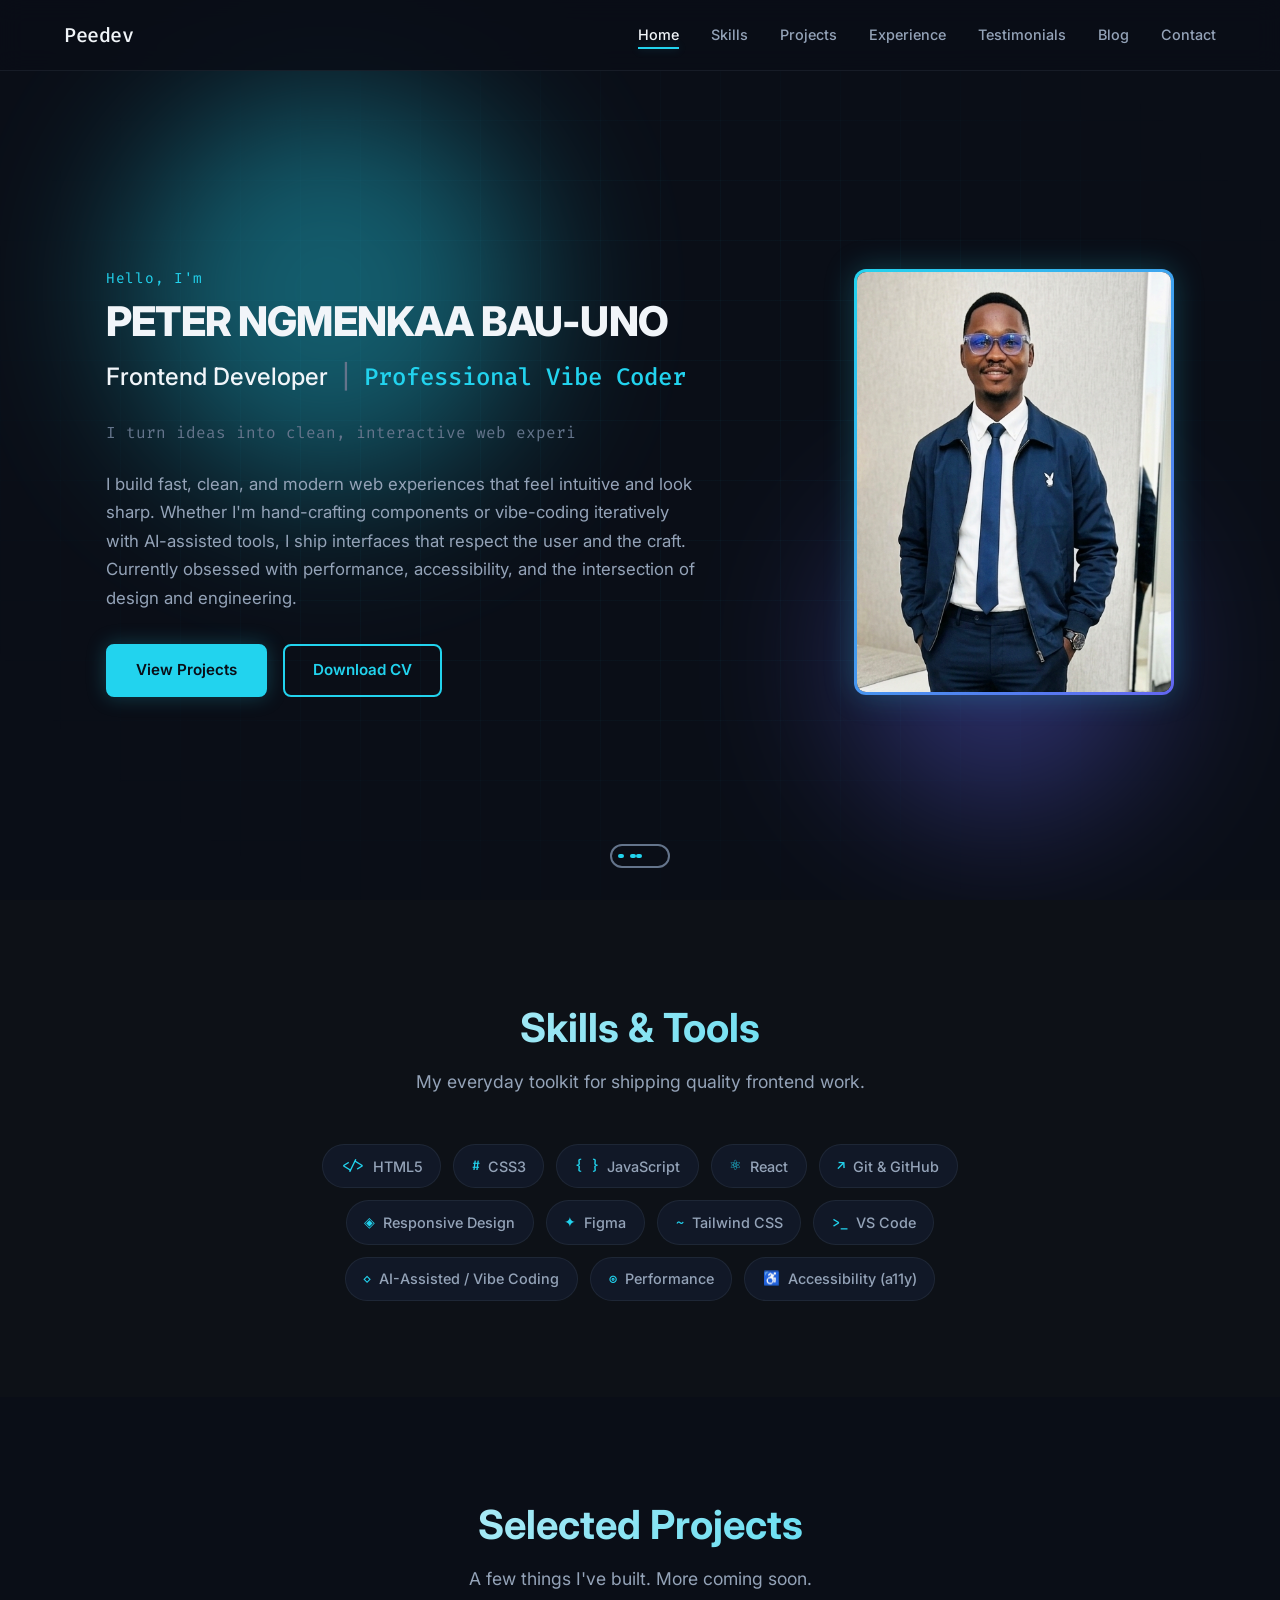
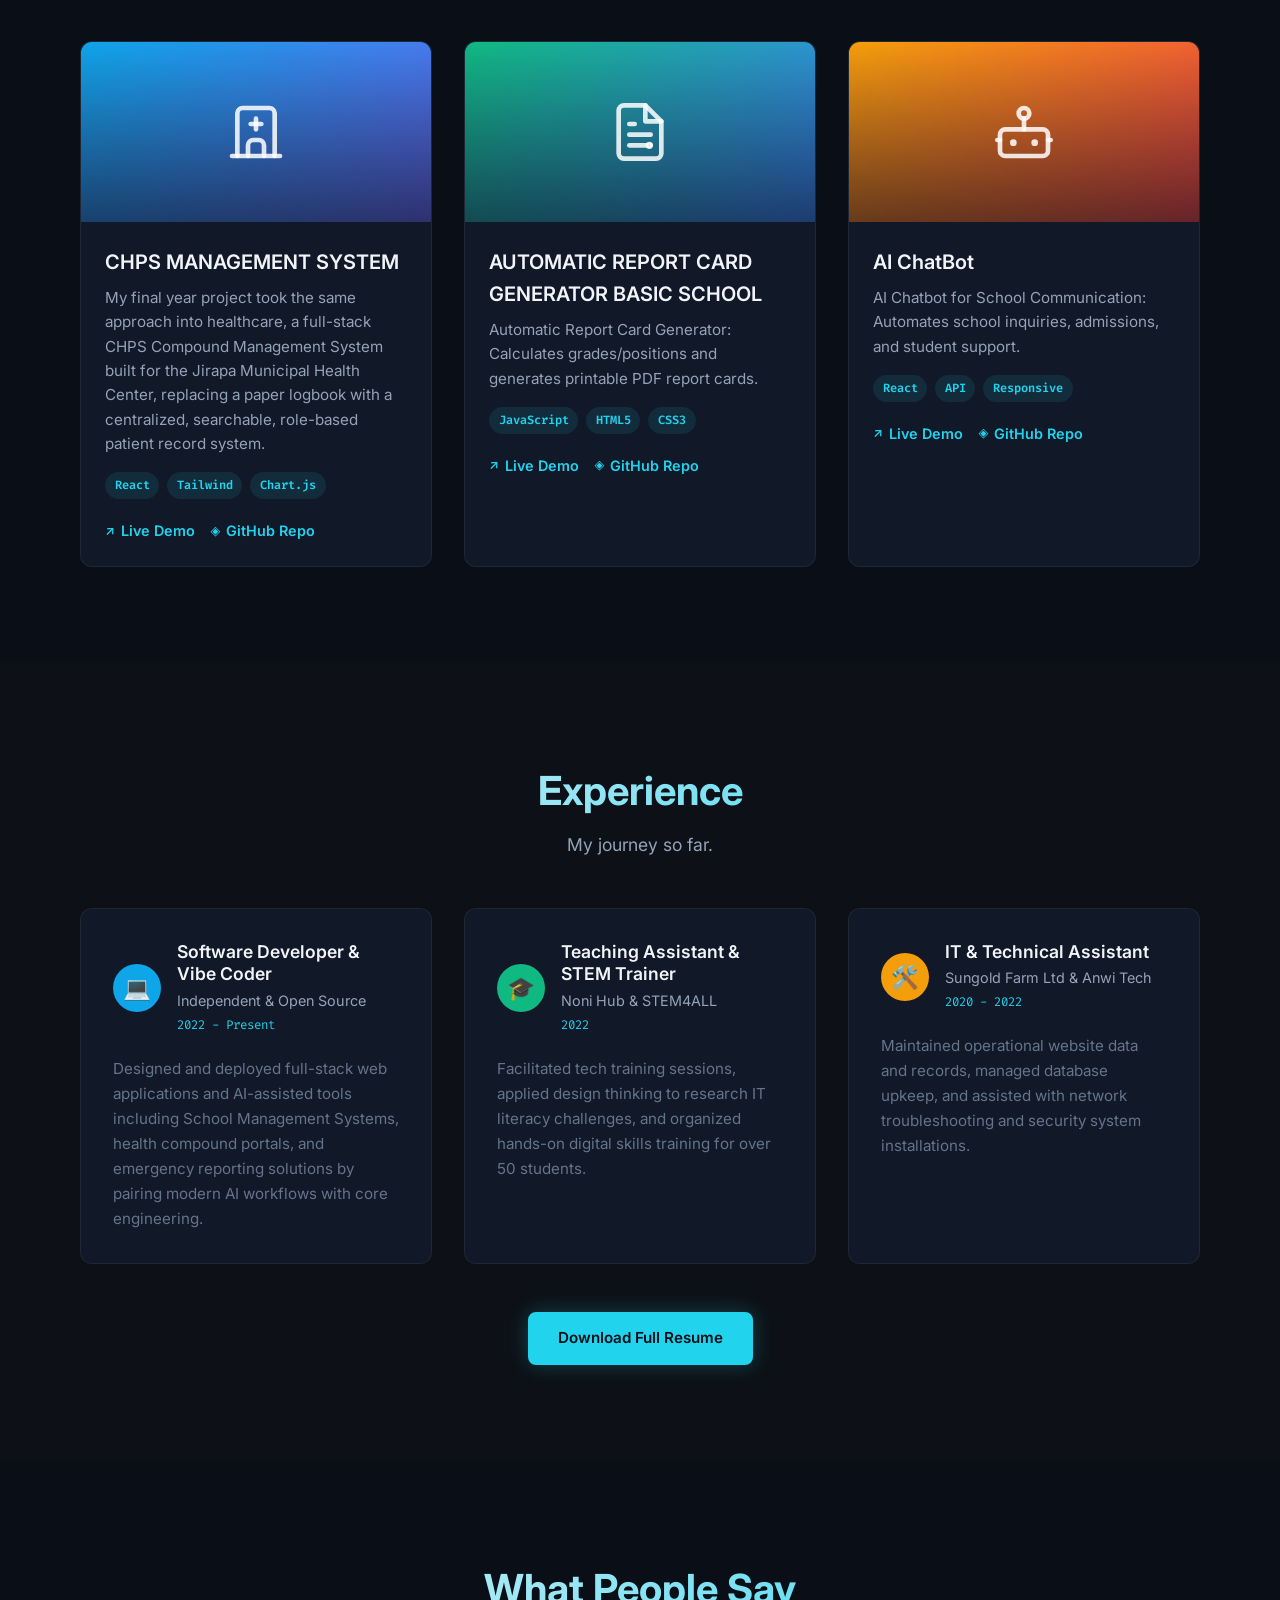
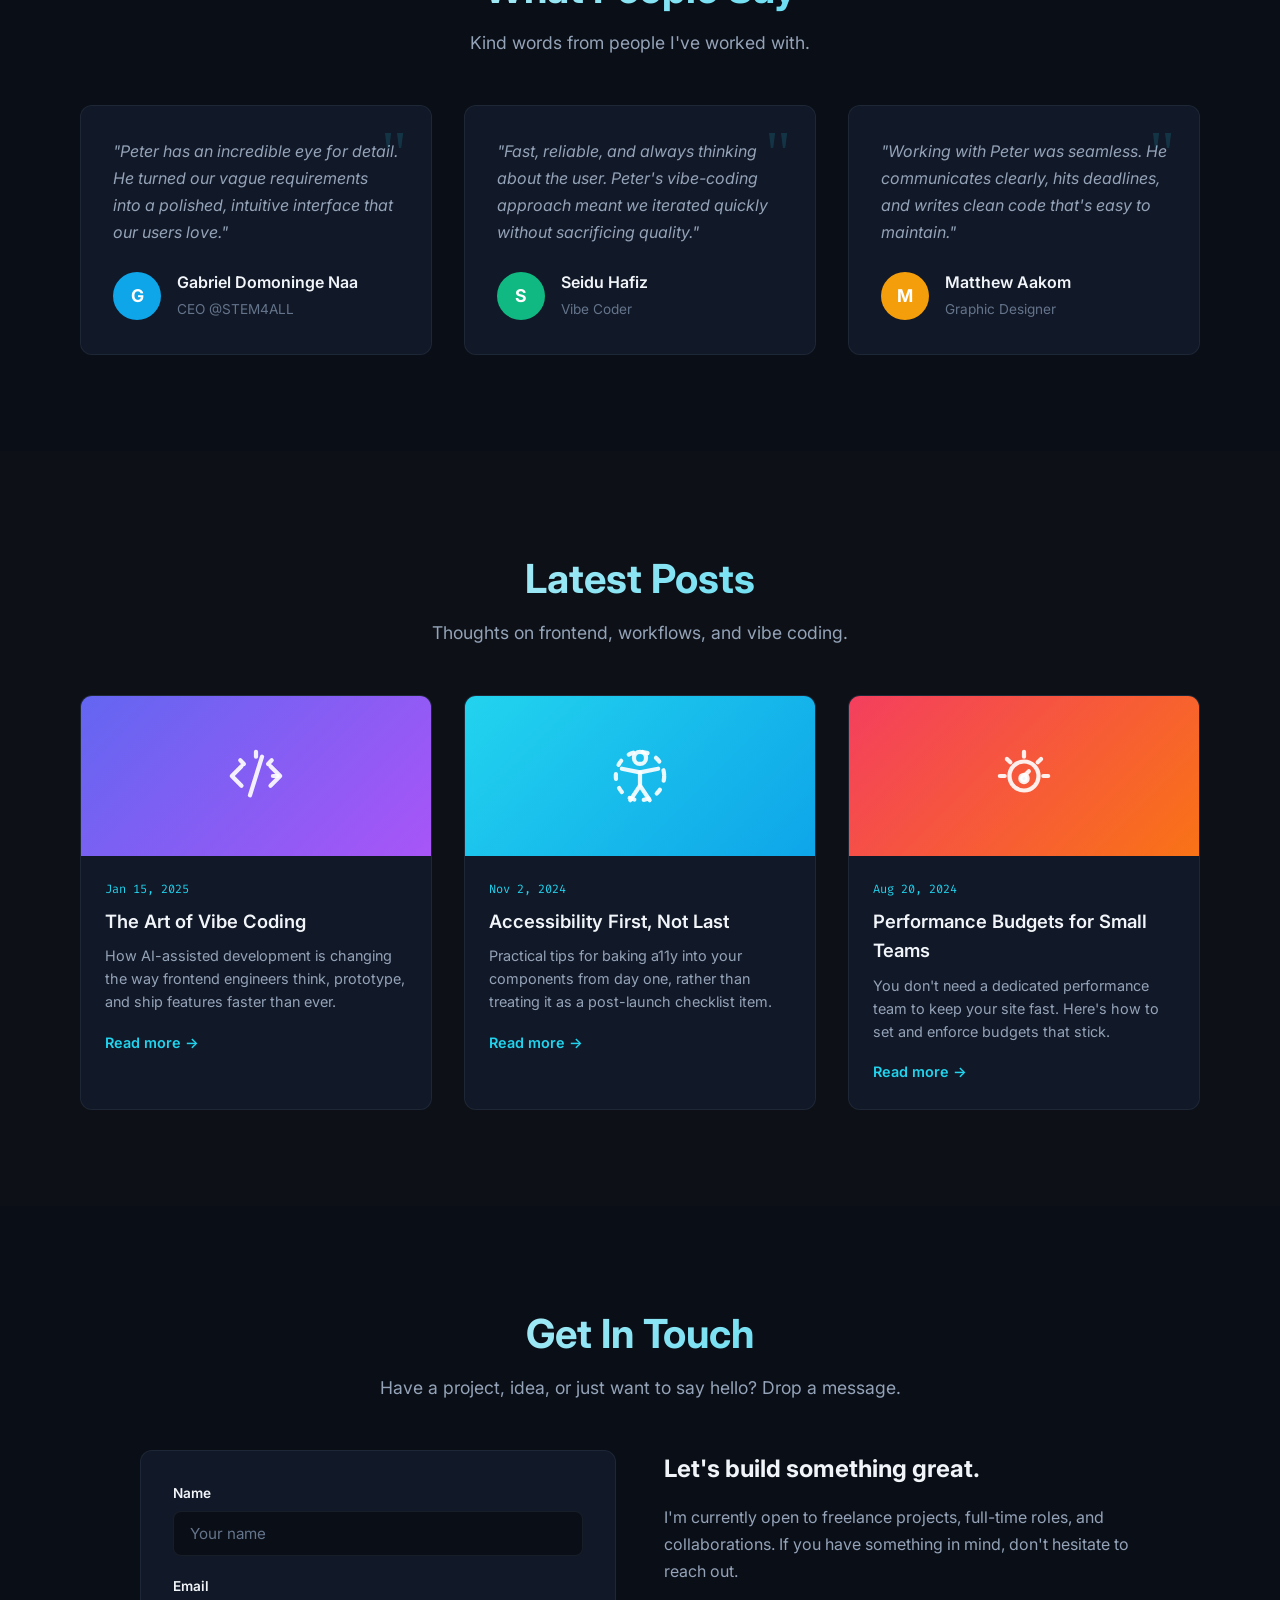
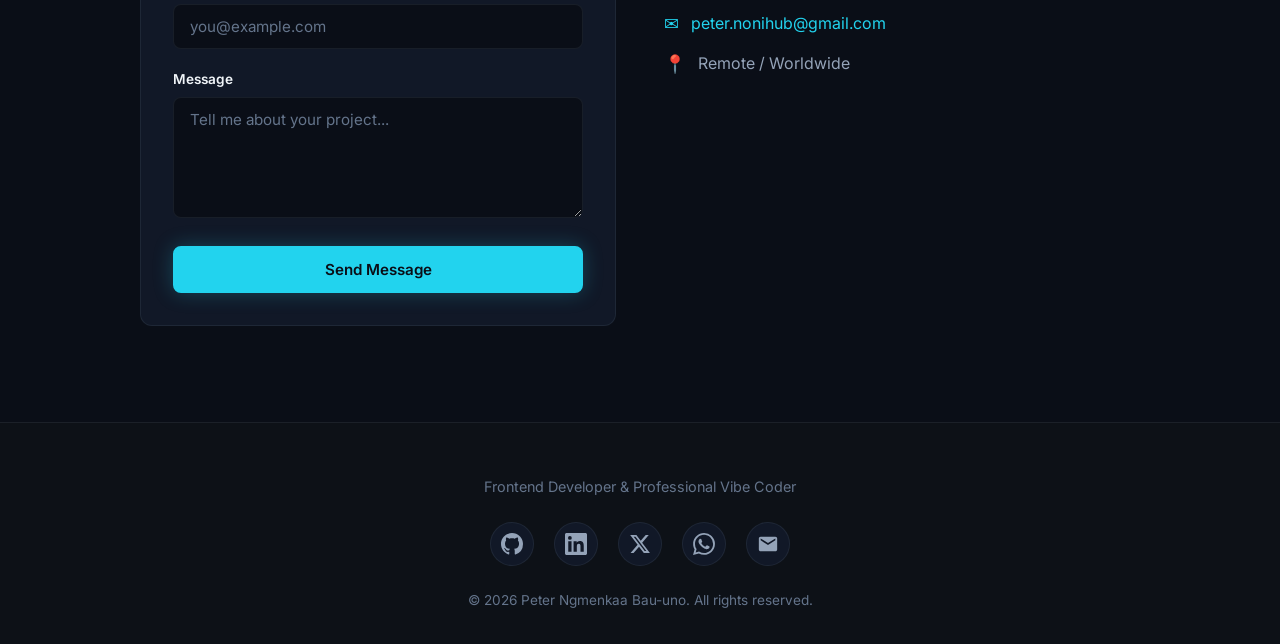
<file: index.html>
<!DOCTYPE html>
<html lang="en">
<head>
  <meta charset="UTF-8" />
  <meta name="viewport" content="width=device-width, initial-scale=1.0" />
  <meta http-equiv="X-Content-Type-Options" content="nosniff" />
  <meta name="referrer" content="strict-origin-when-cross-origin" />
  <meta name="description" content="Portfolio of Peter Ngmenkaa Bau-uno — Frontend Developer & Professional Vibe Coder building fast, clean, modern web experiences." />
  <meta name="author" content="Peter Ngmenkaa Bau-uno" />
  <meta name="theme-color" content="#0a0e17" />

  <!-- Open Graph -->
  <meta property="og:title" content="Peter Ngmenkaa Bau-uno | Frontend Developer & Vibe Coder" />
  <meta property="og:description" content="Portfolio of Peter Ngmenkaa Bau-uno — Frontend Developer & Professional Vibe Coder." />
  <meta property="og:type" content="website" />
  <!-- TODO: replace with your deployed URL -->
  <meta property="og:url" content="https://your-domain.com" />
  <!-- TODO: replace with your OG image URL -->
  <meta property="og:image" content="https://your-domain.com/og-image.jpg" />

  <title>Peter Ngmenkaa Bau-uno | Frontend Developer & Vibe Coder</title>

  <!-- Favicon placeholder — replace favicon.ico in the root folder -->
  <link rel="icon" href="favicon.ico" type="image/x-icon" />

  <!-- Fonts -->
  <link rel="preconnect" href="https://fonts.googleapis.com" />
  <link rel="preconnect" href="https://fonts.gstatic.com" crossorigin />
  <link href="https://fonts.googleapis.com/css2?family=Inter:wght@300;400;500;600;700&family=Fira+Code:wght@400;500&display=swap" rel="stylesheet" />

  <link rel="stylesheet" href="style.css" />
</head>
<body>

  <!-- Navigation -->
  <nav class="navbar" id="navbar" aria-label="Main navigation">
    <div class="nav-container">
      <a href="#hero" class="nav-logo" aria-label="Home">
        Peedev
      </a>

      <button class="nav-toggle" id="navToggle" aria-label="Toggle menu" aria-expanded="false" aria-controls="navMenu">
        <span class="hamburger"></span>
      </button>

      <ul class="nav-menu" id="navMenu" role="menubar">
        <li role="none"><a href="#hero" class="nav-link active" role="menuitem">Home</a></li>
        <li role="none"><a href="#skills" class="nav-link" role="menuitem">Skills</a></li>
        <li role="none"><a href="#projects" class="nav-link" role="menuitem">Projects</a></li>
        <li role="none"><a href="#experience" class="nav-link" role="menuitem">Experience</a></li>
        <li role="none"><a href="#testimonials" class="nav-link" role="menuitem">Testimonials</a></li>
        <li role="none"><a href="#blog" class="nav-link" role="menuitem">Blog</a></li>
        <li role="none"><a href="#contact" class="nav-link" role="menuitem">Contact</a></li>
      </ul>
    </div>
  </nav>

  <!-- Hero / About -->
  <header id="hero" class="hero">
    <div class="hero-bg" aria-hidden="true">
      <div class="grid-overlay"></div>
      <div class="glow-orb orb-1"></div>
      <div class="glow-orb orb-2"></div>
    </div>

    <div class="container hero-content">
      <div class="hero-text">
        <p class="hero-eyebrow reveal-on-scroll">Hello, I'm</p>
        <h1 class="hero-name reveal-on-scroll">Peter Ngmenkaa Bau-uno</h1>
        <p class="hero-title reveal-on-scroll">
          <span class="title-prefix">Frontend Developer</span>
          <span class="title-separator" aria-hidden="true">|</span>
          <span class="title-accent">Professional Vibe Coder</span>
        </p>
        <p class="hero-tagline reveal-on-scroll" id="heroTagline"></p>

        <p class="hero-bio reveal-on-scroll">
          <!-- TODO: replace placeholder bio with your real story -->
          I build fast, clean, and modern web experiences that feel intuitive and look sharp. Whether I'm hand-crafting components or vibe-coding iteratively with AI-assisted tools, I ship interfaces that respect the user and the craft. Currently obsessed with performance, accessibility, and the intersection of design and engineering.
        </p>

        <div class="hero-actions reveal-on-scroll">
          <a href="#projects" class="btn btn-primary">View Projects</a>
          <a href="Peter_CV.pdf" class="btn btn-outline" target="_blank" rel="noopener noreferrer">Download CV</a>
        </div>
      </div>

      <div class="hero-profile-wrapper reveal-on-scroll">
        <img src="pee.png" alt="Peter Ngmenkaa Bau-uno" class="hero-profile-img" />
      </div>
    </div>

    <div class="scroll-indicator" aria-hidden="true">
      <div class="mouse">
        <div class="wheel"></div>
      </div>
    </div>
  </header>

  <main>
    <!-- Skills -->
    <section id="skills" class="section section-alt">
      <div class="container">
        <h2 class="section-title reveal-on-scroll">Skills & Tools</h2>
        <p class="section-subtitle reveal-on-scroll">My everyday toolkit for shipping quality frontend work.</p>

        <div class="skills-grid reveal-on-scroll">
          <div class="skill-badge"><span class="skill-icon" aria-hidden="true">&lt;/&gt;</span>HTML5</div>
          <div class="skill-badge"><span class="skill-icon" aria-hidden="true">#</span>CSS3</div>
          <div class="skill-badge"><span class="skill-icon" aria-hidden="true">{ }</span>JavaScript</div>
          <div class="skill-badge"><span class="skill-icon" aria-hidden="true">⚛</span>React</div>
          <div class="skill-badge"><span class="skill-icon" aria-hidden="true">↗</span>Git & GitHub</div>
          <div class="skill-badge"><span class="skill-icon" aria-hidden="true">◈</span>Responsive Design</div>
          <div class="skill-badge"><span class="skill-icon" aria-hidden="true">✦</span>Figma</div>
          <div class="skill-badge"><span class="skill-icon" aria-hidden="true">~</span>Tailwind CSS</div>
          <div class="skill-badge"><span class="skill-icon" aria-hidden="true">&gt;_</span>VS Code</div>
          <div class="skill-badge"><span class="skill-icon" aria-hidden="true">◇</span>AI-Assisted / Vibe Coding</div>
          <div class="skill-badge"><span class="skill-icon" aria-hidden="true">◎</span>Performance</div>
          <div class="skill-badge"><span class="skill-icon" aria-hidden="true">♿</span>Accessibility (a11y)</div>
        </div>
      </div>
    </section>

    <!-- Projects -->
    <section id="projects" class="section">
      <div class="container">
        <h2 class="section-title reveal-on-scroll">Selected Projects</h2>
        <p class="section-subtitle reveal-on-scroll">A few things I've built. More coming soon.</p>

        <div class="projects-grid">
          <!-- TODO: replace placeholder content with real project details, images, and links -->

          <!-- Project 1 -->
          <article class="project-card reveal-on-scroll">
            <div class="project-thumb" style="--thumb-gradient: linear-gradient(135deg, #0ea5e9 0%, #6366f1 100%);">
              <span class="project-initial" aria-label="Hospital icon">
                <svg width="64" height="64" viewBox="0 0 24 24" fill="none" stroke="rgba(255,255,255,0.85)" stroke-width="1.75" stroke-linecap="round" stroke-linejoin="round">
                  <path d="M3 21h18"/>
                  <path d="M5 21V5a2 2 0 0 1 2-2h10a2 2 0 0 1 2 2v16"/>
                  <path d="M9 21v-4a2 2 0 0 1 2-2h2a2 2 0 0 1 2 2v4"/>
                  <line x1="12" y1="7" x2="12" y2="11"/>
                  <line x1="10" y1="9" x2="14" y2="9"/>
                </svg>
              </span>
            </div>
            <div class="project-body">
              <h3 class="project-title">CHPS MANAGEMENT SYSTEM</h3>
              <p class="project-desc">
                My final year project took the same approach into healthcare, a full-stack CHPS Compound Management System built for the Jirapa Municipal Health Center, replacing a paper logbook with a centralized, searchable, role-based patient record system.
              </p>
              <div class="project-tags">
                <span class="tag">React</span>
                <span class="tag">Tailwind</span>
                <span class="tag">Chart.js</span>
              </div>
              <div class="project-links">
                <!-- TODO: replace # with live demo URL -->
                <a href="https://github.com/Peedev-01" class="link-live" target="_blank" rel="noopener noreferrer">Live Demo</a>
                <a href="https://github.com/Peedev01/Project_work" class="link-repo" target="_blank" rel="noopener noreferrer">GitHub Repo</a>
              </div>
            </div>
          </article>

          <!-- Project 2 -->
          <article class="project-card reveal-on-scroll">
            <div class="project-thumb" style="--thumb-gradient: linear-gradient(135deg, #10b981 0%, #3b82f6 100%);">
              <span class="project-initial" aria-label="Report card icon">
                <svg width="64" height="64" viewBox="0 0 24 24" fill="none" stroke="rgba(255,255,255,0.85)" stroke-width="1.75" stroke-linecap="round" stroke-linejoin="round">
                  <path d="M14 2H6a2 2 0 0 0-2 2v16a2 2 0 0 0 2 2h12a2 2 0 0 0 2-2V8z"/>
                  <polyline points="14 2 14 8 20 8"/>
                  <line x1="16" y1="13" x2="8" y2="13"/>
                  <line x1="16" y1="17" x2="8" y2="17"/>
                  <polyline points="10 9 9 9 8 9"/>
                  <circle cx="15.5" cy="17" r="0.5"/>
                </svg>
              </span>
            </div>
            <div class="project-body">
              <h3 class="project-title">AUTOMATIC REPORT CARD GENERATOR BASIC SCHOOL</h3>
              <p class="project-desc">
                Automatic Report Card Generator: Calculates grades/positions and generates printable PDF report cards.
              </p>
              <div class="project-tags">
                <span class="tag">JavaScript</span>
                <span class="tag">HTML5</span>
                <span class="tag">CSS3</span>
              </div>
              <div class="project-links">
                <a href="https://github.com/Peedev-01" class="link-live" target="_blank" rel="noopener noreferrer">Live Demo</a>
                <a href="https://github.com/Peedev-01/clinic-management-system" class="link-repo" target="_blank" rel="noopener noreferrer">GitHub Repo</a>
              </div>
            </div>
          </article>

          <!-- Project 3 -->
          <article class="project-card reveal-on-scroll">
            <div class="project-thumb" style="--thumb-gradient: linear-gradient(135deg, #f59e0b 0%, #ef4444 100%);">
              <span class="project-initial" aria-label="Chatbot icon">
                <svg width="64" height="64" viewBox="0 0 24 24" fill="none" stroke="rgba(255,255,255,0.85)" stroke-width="1.75" stroke-linecap="round" stroke-linejoin="round">
                  <rect x="3" y="11" width="18" height="10" rx="2"/>
                  <circle cx="12" cy="5" r="2"/>
                  <path d="M12 7v4"/>
                  <line x1="8" y1="16" x2="8.01" y2="16" stroke-width="2.5"/>
                  <line x1="16" y1="16" x2="16.01" y2="16" stroke-width="2.5"/>
                  <path d="M2 15h1"/>
                  <path d="M21 15h1"/>
                </svg>
              </span>
            </div>
            <div class="project-body">
              <h3 class="project-title">AI ChatBot</h3>
              <p class="project-desc">
                AI Chatbot for School Communication: Automates school inquiries, admissions, and student support.
              </p>
              <div class="project-tags">
                <span class="tag">React</span>
                <span class="tag">API</span>
                <span class="tag">Responsive</span>
              </div>
              <div class="project-links">
                <a href="https://github.com/Peedev-01" class="link-live" target="_blank" rel="noopener noreferrer">Live Demo</a>
                <a href="https://github.com/Peedev-01/Chartbot" class="link-repo" target="_blank" rel="noopener noreferrer">GitHub Repo</a>
              </div>
            </div>
          </article>
        </div>
      </div>
    </section>

    <!-- Experience -->
    <section id="experience" class="section section-alt">
      <div class="container">
        <h2 class="section-title reveal-on-scroll">Experience</h2>
        <p class="section-subtitle reveal-on-scroll">My journey so far.</p>

        <div class="experience-grid">
          <div class="experience-card reveal-on-scroll">
            <div class="experience-header">
              <div class="experience-avatar" aria-hidden="true" style="--avatar-bg: #0ea5e9;">💻</div>
              <div class="experience-meta">
                <h3 class="experience-role">Software Developer & Vibe Coder</h3>
                <p class="experience-company">Independent & Open Source</p>
                <span class="experience-date">2022 - Present</span>
              </div>
            </div>
            <p class="experience-desc">Designed and deployed full-stack web applications and AI-assisted tools including School Management Systems, health compound portals, and emergency reporting solutions by pairing modern AI workflows with core engineering.</p>
          </div>

          <div class="experience-card reveal-on-scroll">
            <div class="experience-header">
              <div class="experience-avatar" aria-hidden="true" style="--avatar-bg: #10b981;">🎓</div>
              <div class="experience-meta">
                <h3 class="experience-role">Teaching Assistant & STEM Trainer</h3>
                <p class="experience-company">Noni Hub & STEM4ALL</p>
                <span class="experience-date">2022</span>
              </div>
            </div>
            <p class="experience-desc">Facilitated tech training sessions, applied design thinking to research IT literacy challenges, and organized hands-on digital skills training for over 50 students.</p>
          </div>

          <div class="experience-card reveal-on-scroll">
            <div class="experience-header">
              <div class="experience-avatar" aria-hidden="true" style="--avatar-bg: #f59e0b;">🛠️</div>
              <div class="experience-meta">
                <h3 class="experience-role">IT & Technical Assistant</h3>
                <p class="experience-company">Sungold Farm Ltd & Anwi Tech</p>
                <span class="experience-date">2020 - 2022</span>
              </div>
            </div>
            <p class="experience-desc">Maintained operational website data and records, managed database upkeep, and assisted with network troubleshooting and security system installations.</p>
          </div>
        </div>

        <div class="section-cta reveal-on-scroll">
          <a href="Peter_CV.pdf" class="btn btn-primary" target="_blank" rel="noopener noreferrer">Download Full Resume</a>
        </div>
      </div>
    </section>

    <!-- Testimonials -->
    <section id="testimonials" class="section">
      <div class="container">
        <h2 class="section-title reveal-on-scroll">What People Say</h2>
        <p class="section-subtitle reveal-on-scroll">Kind words from people I've worked with.</p>

        <div class="testimonials-grid">
          <!-- TODO: replace placeholder testimonials with real quotes and photos -->

          <blockquote class="testimonial-card reveal-on-scroll">
            <p class="testimonial-quote">"Peter has an incredible eye for detail. He turned our vague requirements into a polished, intuitive interface that our users love."</p>
            <footer class="testimonial-footer">
              <div class="testimonial-avatar" aria-hidden="true" style="--avatar-bg: #0ea5e9;">G</div>
              <div class="testimonial-meta">
                <cite class="testimonial-name">Gabriel Domoninge Naa</cite>
                <span class="testimonial-role">CEO @STEM4ALL</span>
              </div>
            </footer>
          </blockquote>

          <blockquote class="testimonial-card reveal-on-scroll">
            <p class="testimonial-quote">"Fast, reliable, and always thinking about the user. Peter's vibe-coding approach meant we iterated quickly without sacrificing quality."</p>
            <footer class="testimonial-footer">
              <div class="testimonial-avatar" aria-hidden="true" style="--avatar-bg: #10b981;">S</div>
              <div class="testimonial-meta">
                <cite class="testimonial-name">Seidu Hafiz</cite>
                <span class="testimonial-role">Vibe Coder</span>
              </div>
            </footer>
          </blockquote>

          <blockquote class="testimonial-card reveal-on-scroll">
            <p class="testimonial-quote">"Working with Peter was seamless. He communicates clearly, hits deadlines, and writes clean code that's easy to maintain."</p>
            <footer class="testimonial-footer">
              <div class="testimonial-avatar" aria-hidden="true" style="--avatar-bg: #f59e0b;">M</div>
              <div class="testimonial-meta">
                <cite class="testimonial-name">Matthew Aakom</cite>
                <span class="testimonial-role">Graphic Designer</span>
              </div>
            </footer>
          </blockquote>
        </div>
      </div>
    </section>

    <!-- Blog -->
    <section id="blog" class="section section-alt">
      <div class="container">
        <h2 class="section-title reveal-on-scroll">Latest Posts</h2>
        <p class="section-subtitle reveal-on-scroll">Thoughts on frontend, workflows, and vibe coding.</p>
        <!-- TODO: link these to your real blog, Medium, Dev.to, or a Markdown-based static blog -->

        <div class="blog-grid">
          <article class="blog-card reveal-on-scroll">
            <div class="blog-thumb" style="--thumb-gradient: linear-gradient(135deg, #6366f1 0%, #a855f7 100%);">
              <span class="blog-initial" aria-label="AI Vibe Coding icon">
                <svg width="58" height="58" viewBox="0 0 24 24" fill="none" stroke="rgba(255,255,255,0.9)" stroke-width="1.75" stroke-linecap="round" stroke-linejoin="round">
                  <path d="m18 16 4-4-4-4"/>
                  <path d="m6 8-4 4 4 4"/>
                  <path d="m14.5 4-5 16"/>
                  <path d="M12 2v2"/>
                  <path d="m17 7 1.5-1.5"/>
                  <path d="M21 12h-2"/>
                  <path d="m7 7-1.5-1.5"/>
                </svg>
              </span>
            </div>
            <div class="blog-body">
              <time class="blog-date" datetime="2025-01-15">Jan 15, 2025</time>
              <h3 class="blog-title"><a href="art-of-vibe-coding.html" style="color: inherit;">The Art of Vibe Coding</a></h3>
              <p class="blog-excerpt">How AI-assisted development is changing the way frontend engineers think, prototype, and ship features faster than ever.</p>
              <a href="art-of-vibe-coding.html" class="blog-readmore">Read more →</a>
            </div>
          </article>

          <article class="blog-card reveal-on-scroll">
            <div class="blog-thumb" style="--thumb-gradient: linear-gradient(135deg, #22d3ee 0%, #0ea5e9 100%);">
              <span class="blog-initial" aria-label="Accessibility icon">
                <svg width="58" height="58" viewBox="0 0 24 24" fill="none" stroke="rgba(255,255,255,0.9)" stroke-width="1.75" stroke-linecap="round" stroke-linejoin="round">
                  <circle cx="12" cy="4.5" r="2.5"/>
                  <path d="m4.5 9 7.5 1.5 7.5-1.5"/>
                  <path d="M12 10.5V16"/>
                  <path d="m8 22 4-6 4 6"/>
                  <circle cx="12" cy="12" r="10" stroke-dasharray="2 4"/>
                </svg>
              </span>
            </div>
            <div class="blog-body">
              <time class="blog-date" datetime="2024-11-02">Nov 2, 2024</time>
              <h3 class="blog-title"><a href="accessibility-first.html" style="color: inherit;">Accessibility First, Not Last</a></h3>
              <p class="blog-excerpt">Practical tips for baking a11y into your components from day one, rather than treating it as a post-launch checklist item.</p>
              <a href="accessibility-first.html" class="blog-readmore">Read more →</a>
            </div>
          </article>

          <article class="blog-card reveal-on-scroll">
            <div class="blog-thumb" style="--thumb-gradient: linear-gradient(135deg, #f43f5e 0%, #f97316 100%);">
              <span class="blog-initial" aria-label="Performance speedometer icon">
                <svg width="58" height="58" viewBox="0 0 24 24" fill="none" stroke="rgba(255,255,255,0.9)" stroke-width="1.75" stroke-linecap="round" stroke-linejoin="round">
                  <path d="M12 2v2"/>
                  <path d="m4.93 4.93 1.41 1.41"/>
                  <path d="M20 12h2"/>
                  <path d="m19.07 4.93-1.41 1.41"/>
                  <path d="M2 12h2"/>
                  <path d="M12 18a6 6 0 1 0 0-12 6 6 0 0 0 0 12Z"/>
                  <path d="m14 10-3 3"/>
                  <circle cx="12" cy="13" r="1.5" fill="currentColor"/>
                </svg>
              </span>
            </div>
            <div class="blog-body">
              <time class="blog-date" datetime="2024-08-20">Aug 20, 2024</time>
              <h3 class="blog-title"><a href="performance-budgets.html" style="color: inherit;">Performance Budgets for Small Teams</a></h3>
              <p class="blog-excerpt">You don't need a dedicated performance team to keep your site fast. Here's how to set and enforce budgets that stick.</p>
              <a href="performance-budgets.html" class="blog-readmore">Read more →</a>
            </div>
          </article>
        </div>
      </div>
    </section>

    <!-- Contact -->
    <section id="contact" class="section">
      <div class="container">
        <h2 class="section-title reveal-on-scroll">Get In Touch</h2>
        <p class="section-subtitle reveal-on-scroll">Have a project, idea, or just want to say hello? Drop a message.</p>

        <div class="contact-wrapper reveal-on-scroll">
          <!-- 
            TODO: wire up form submission.
            Options for static sites:
            1. Formspree: <form action="https://formspree.io/f/YOUR_ID" method="POST">
            2. Netlify Forms: add data-netlify="true" and name="contact"
            3. EmailJS: handle submit via JS and call emailjs.send()
          -->
          <form class="contact-form" id="contactForm" action="https://formsubmit.co/peter.nonihub@gmail.com" method="POST">
            <!-- FormSubmit Anti-Spam & Configuration -->
            <input type="hidden" name="_subject" value="New Message from Portfolio Website" />
            <input type="hidden" name="_template" value="table" />
            <input type="hidden" name="_captcha" value="true" />
            <!-- Honeypot spam trap (hidden from users, traps bots) -->
            <input type="text" name="_honey" style="display:none;" tabindex="-1" autocomplete="off" aria-hidden="true" />

            <div class="form-group">
              <label for="contactName">Name</label>
              <input type="text" id="contactName" name="name" placeholder="Your name" required minlength="2" autocomplete="name" />
              <span class="error-msg" id="nameError">Please enter your name (at least 2 characters).</span>
            </div>

            <div class="form-group">
              <label for="contactEmail">Email</label>
              <input type="email" id="contactEmail" name="email" placeholder="you@example.com" required autocomplete="email" />
              <span class="error-msg" id="emailError">Please enter a valid email address.</span>
            </div>

            <div class="form-group">
              <label for="contactMessage">Message</label>
              <textarea id="contactMessage" name="message" rows="5" placeholder="Tell me about your project..." required minlength="10"></textarea>
              <span class="error-msg" id="messageError">Please enter a message (at least 10 characters).</span>
            </div>

            <button type="submit" class="btn btn-primary btn-full" id="submitBtn">Send Message</button>
            <p class="form-success" id="formSuccess" role="status" aria-live="polite">Thanks! Your message has been sent. I'll get back to you soon.</p>
            <p class="form-error-banner" id="formErrorBanner" role="alert" style="display: none; color: #ef4444; font-size: 0.95rem; margin-top: 1rem; text-align: center; font-weight: 500;">Unable to submit message. Please try again or reach out directly via email.</p>
          </form>

          <div class="contact-info">
            <h3>Let's build something great.</h3>
            <p>I'm currently open to freelance projects, full-time roles, and collaborations. If you have something in mind, don't hesitate to reach out.</p>
            <ul class="contact-details">
              <li>
                <span class="contact-icon" aria-hidden="true">✉</span>
                <!-- TODO: replace with your real email -->
                <a href="mailto:peter.nonihub@gmail.com">peter.nonihub@gmail.com</a>
              </li>
              <li>
                <span class="contact-icon" aria-hidden="true">📍</span>
                <span>Remote / Worldwide</span>
              </li>
            </ul>
          </div>
        </div>
      </div>
    </section>
  </main>

  <!-- Footer -->
  <footer class="footer">
    <div class="container footer-grid">
      <div class="footer-brand">
        <p class="footer-tagline">Frontend Developer & Professional Vibe Coder</p>
      </div>

      <div class="footer-social">
        <!-- TODO: replace # with your real social profile URLs -->

        <!-- GitHub -->
        <a href="https://github.com/Peedev01" class="social-link" aria-label="GitHub" target="_blank" rel="noopener noreferrer">
          <svg viewBox="0 0 24 24" fill="currentColor" aria-hidden="true" width="22" height="22">
            <path d="M12 0C5.37 0 0 5.37 0 12c0 5.31 3.435 9.795 8.205 11.385.6.105.825-.255.825-.57 0-.285-.015-1.23-.015-2.235-3.015.555-3.795-.735-4.035-1.41-.135-.345-.72-1.41-1.23-1.695-.42-.225-1.02-.78-.015-.795.945-.015 1.62.87 1.845 1.23 1.08 1.815 2.805 1.305 3.495.99.105-.78.42-1.305.765-1.605-2.67-.3-5.46-1.335-5.46-5.925 0-1.305.465-2.385 1.23-3.225-.12-.3-.54-1.53.12-3.18 0 0 1.005-.315 3.3 1.23.96-.27 1.98-.405 3-.405s2.04.135 3 .405c2.295-1.56 3.3-1.23 3.3-1.23.66 1.65.24 2.88.12 3.18.765.84 1.23 1.905 1.23 3.225 0 4.605-2.805 5.625-5.475 5.925.435.375.81 1.095.81 2.22 0 1.605-.015 2.895-.015 3.3 0 .315.225.69.825.57A12.02 12.02 0 0024 12c0-6.63-5.37-12-12-12z"/>
          </svg>
        </a>

        <!-- LinkedIn -->
        <a href="https://linkedin.com/in/peter43b456247" class="social-link" aria-label="LinkedIn" target="_blank" rel="noopener noreferrer">
          <svg viewBox="0 0 24 24" fill="currentColor" aria-hidden="true" width="22" height="22">
            <path d="M20.447 20.452h-3.554v-5.569c0-1.328-.027-3.037-1.852-3.037-1.853 0-2.136 1.445-2.136 2.939v5.667H9.351V9h3.414v1.561h.046c.477-.9 1.637-1.85 3.37-1.85 3.601 0 4.267 2.37 4.267 5.455v6.286zM5.337 7.433a2.062 2.062 0 01-2.063-2.065 2.064 2.064 0 112.063 2.065zm1.782 13.019H3.555V9h3.564v11.452zM22.225 0H1.771C.792 0 0 .774 0 1.729v20.542C0 23.227.792 24 1.771 24h20.451C23.2 24 24 23.227 24 22.271V1.729C24 .774 23.2 0 22.222 0h.003z"/>
          </svg>
        </a>

        <!-- Twitter / X -->
        <a href="https://x.com/peedev_001?s=11" class="social-link" aria-label="Twitter / X" target="_blank" rel="noopener noreferrer">
          <svg viewBox="0 0 24 24" fill="currentColor" aria-hidden="true" width="22" height="22">
            <path d="M18.244 2.25h3.308l-7.227 8.26 8.502 11.24H16.17l-5.214-6.817L4.99 21.75H1.68l7.73-8.835L1.254 2.25H8.08l4.713 6.231zm-1.161 17.52h1.833L7.084 4.126H5.117z"/>
          </svg>
        </a>

        <!-- WhatsApp -->
        <a href="https://wa.me/c/233241228565" class="social-link" aria-label="WhatsApp" target="_blank" rel="noopener noreferrer">
          <svg viewBox="0 0 24 24" fill="currentColor" aria-hidden="true" width="22" height="22">
            <path d="M17.472 14.382c-.297-.149-1.758-.867-2.03-.967-.273-.099-.471-.148-.67.15-.197.297-.767.966-.94 1.164-.173.199-.347.223-.644.075-.297-.15-1.255-.463-2.39-1.475-.883-.788-1.48-1.761-1.653-2.059-.173-.297-.018-.458.13-.606.134-.133.298-.347.446-.52.149-.174.198-.298.298-.497.099-.198.05-.371-.025-.52-.075-.149-.669-1.612-.916-2.207-.242-.579-.487-.5-.669-.51-.173-.008-.371-.01-.57-.01-.198 0-.52.074-.792.372-.272.297-1.04 1.016-1.04 2.479 0 1.462 1.065 2.875 1.213 3.074.149.198 2.096 3.2 5.077 4.487.709.306 1.262.489 1.694.625.712.227 1.36.195 1.871.118.571-.085 1.758-.719 2.006-1.413.248-.694.248-1.289.173-1.413-.074-.124-.272-.198-.57-.347m-5.421 7.403h-.004a9.87 9.87 0 01-5.031-1.378l-.361-.214-3.741.982.998-3.648-.235-.374a9.86 9.86 0 01-1.51-5.26c.001-5.45 4.436-9.884 9.888-9.884 2.64 0 5.122 1.03 6.988 2.898a9.825 9.825 0 012.893 6.994c-.003 5.45-4.437 9.884-9.885 9.884m8.413-18.297A11.815 11.815 0 0012.05 0C5.495 0 .16 5.335.157 11.892c0 2.096.547 4.142 1.588 5.945L.057 24l6.305-1.654a11.882 11.882 0 005.683 1.448h.005c6.554 0 11.89-5.335 11.893-11.893a11.821 11.821 0 00-3.48-8.413z"/>
          </svg>
        </a>

        <!-- Email -->
        <a href="mailto:peter.nonihub@gmail.com" class="social-link" aria-label="Email">
          <svg viewBox="0 0 24 24" fill="currentColor" aria-hidden="true" width="22" height="22">
            <path d="M20 4H4c-1.1 0-1.99.9-1.99 2L2 18c0 1.1.9 2 2 2h16c1.1 0 2-.9 2-2V6c0-1.1-.9-2-2-2zm0 4l-8 5-8-5V6l8 5 8-5v2z"/>
          </svg>
        </a>
      </div>

      <p class="footer-copy">
        &copy; <span id="year"></span> Peter Ngmenkaa Bau-uno. All rights reserved.
      </p>
    </div>
  </footer>

  <script src="script.js"></script>
</body>
</html>
</file>
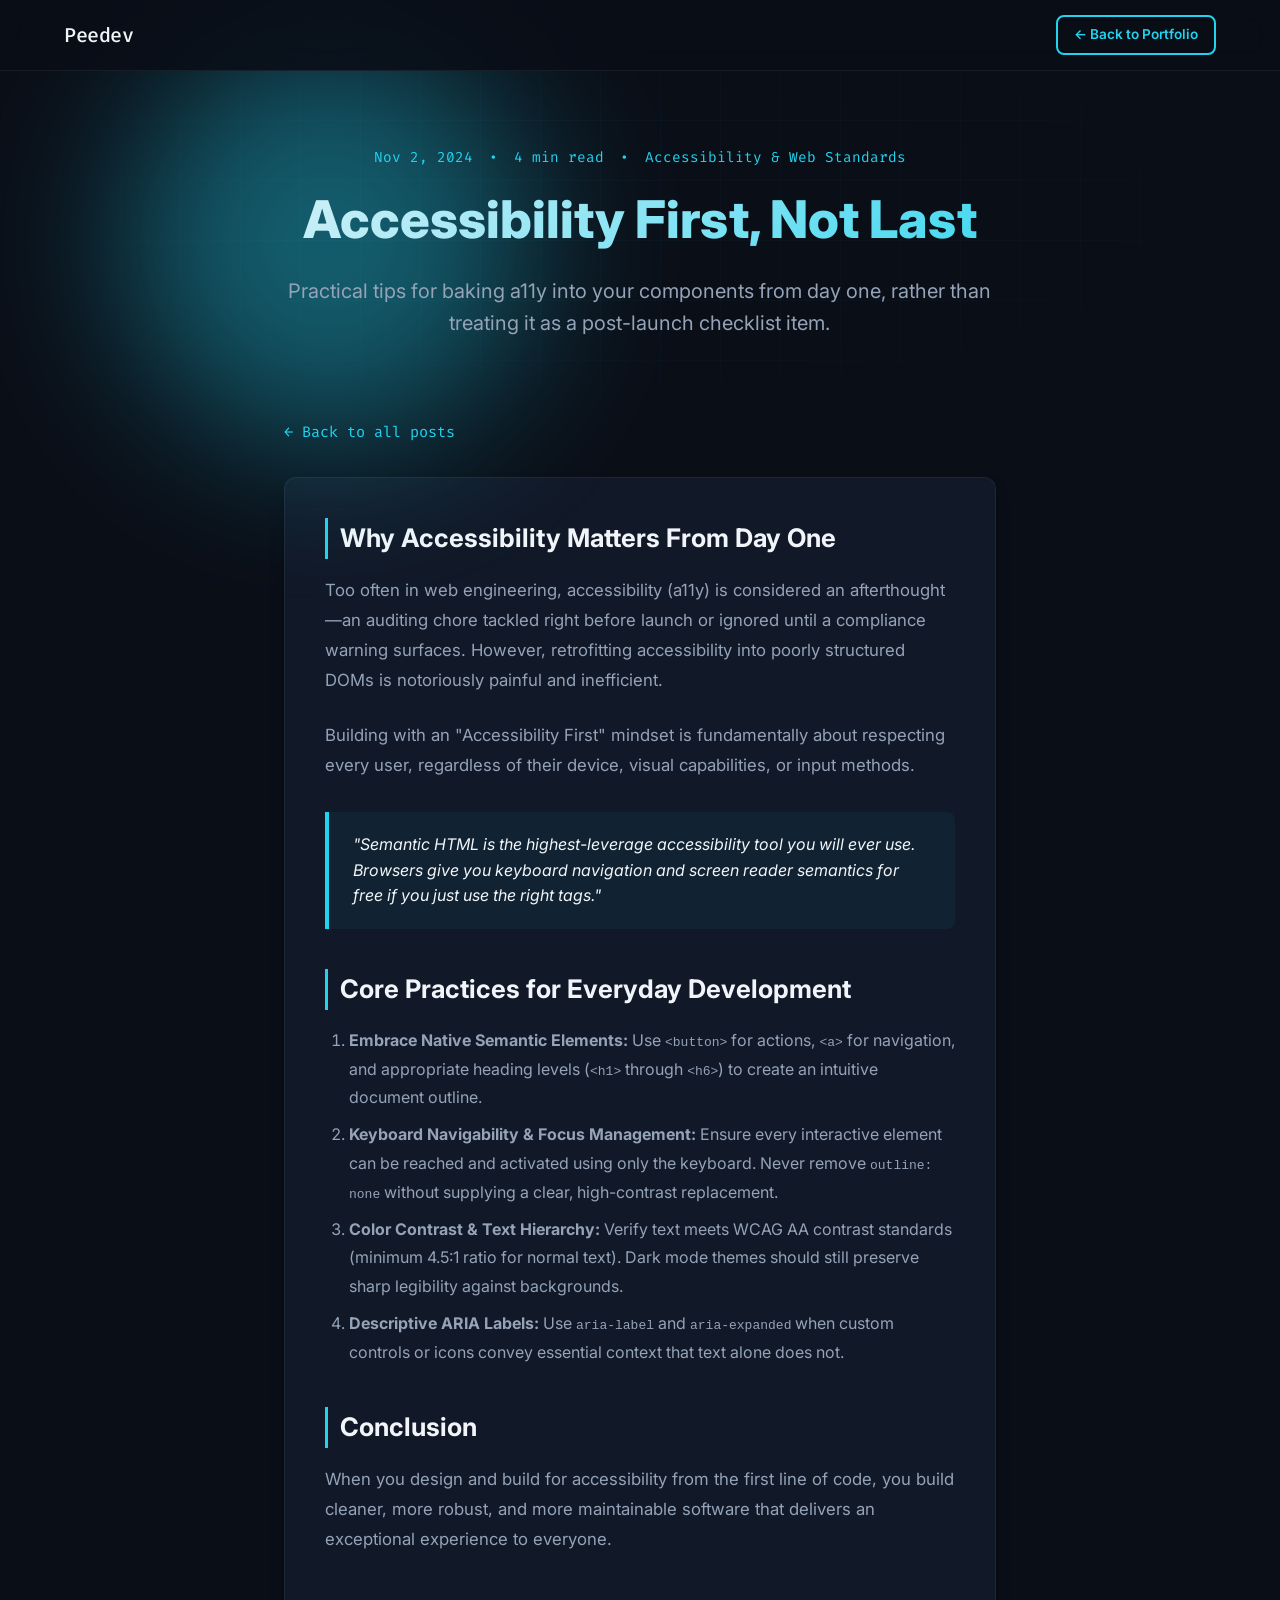
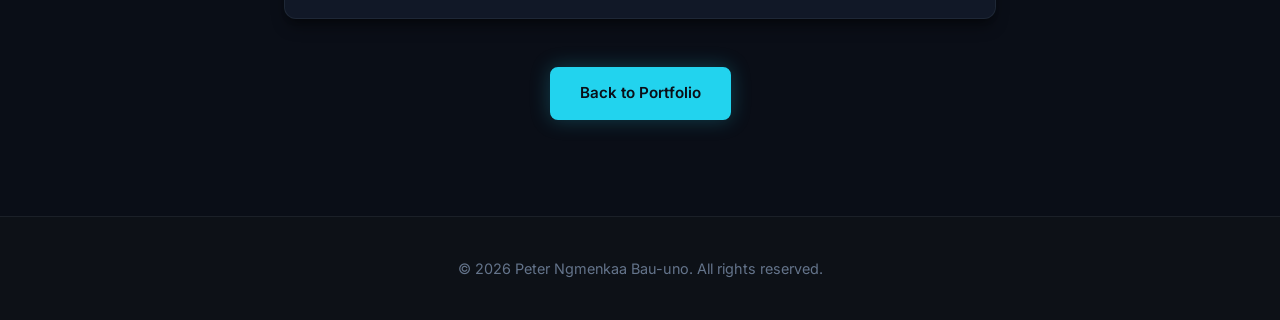
<file: accessibility-first.html>
<!DOCTYPE html>
<html lang="en">
<head>
  <meta charset="UTF-8" />
  <meta name="viewport" content="width=device-width, initial-scale=1.0" />
  <meta http-equiv="X-Content-Type-Options" content="nosniff" />
  <meta name="referrer" content="strict-origin-when-cross-origin" />
  <meta name="description" content="Accessibility First, Not Last — Practical tips for baking a11y into your components from day one, rather than treating it as a post-launch checklist item." />
  <meta name="author" content="Peter Ngmenkaa Bau-uno" />
  <meta name="theme-color" content="#0a0e17" />
  <title>Accessibility First, Not Last | Peter Ngmenkaa Bau-uno</title>

  <!-- Favicon -->
  <link rel="icon" href="favicon.ico" type="image/x-icon" />

  <!-- Fonts -->
  <link rel="preconnect" href="https://fonts.googleapis.com" />
  <link rel="preconnect" href="https://fonts.gstatic.com" crossorigin />
  <link href="https://fonts.googleapis.com/css2?family=Inter:wght@300;400;500;600;700&family=Fira+Code:wght@400;500&display=swap" rel="stylesheet" />

  <link rel="stylesheet" href="style.css" />
  <style>
    .article-header {
      padding: 9rem 1.5rem 3rem;
      text-align: center;
      position: relative;
    }
    .article-meta-info {
      display: inline-flex;
      align-items: center;
      gap: 1rem;
      color: var(--accent);
      font-family: var(--font-mono);
      font-size: 0.9rem;
      margin-bottom: 1.25rem;
    }
    .article-title {
      font-size: clamp(2rem, 5vw, 3.25rem);
      font-weight: 800;
      line-height: 1.2;
      margin-bottom: 1.5rem;
      background: linear-gradient(135deg, var(--text-primary) 0%, #22d3ee 100%);
      -webkit-background-clip: text;
      -webkit-text-fill-color: transparent;
      background-clip: text;
    }
    .article-subtitle {
      font-size: 1.25rem;
      color: var(--text-secondary);
      max-width: 720px;
      margin: 0 auto 2rem;
      line-height: 1.6;
    }
    .article-container {
      max-width: 760px;
      margin: 0 auto 6rem;
      padding: 0 1.5rem;
    }
    .article-content {
      background: var(--bg-card);
      border: 1px solid var(--border);
      border-radius: var(--radius);
      padding: 2.5rem;
      box-shadow: var(--shadow-lg);
    }
    .article-content h2 {
      font-size: 1.6rem;
      color: var(--text-primary);
      margin: 2.5rem 0 1rem;
      border-left: 3px solid #22d3ee;
      padding-left: 0.75rem;
    }
    .article-content h2:first-child {
      margin-top: 0;
    }
    .article-content p {
      color: var(--text-secondary);
      font-size: 1.05rem;
      line-height: 1.8;
      margin-bottom: 1.5rem;
    }
    .article-content ul, .article-content ol {
      margin: 1rem 0 1.5rem 1.5rem;
      color: var(--text-secondary);
      line-height: 1.8;
    }
    .article-content li {
      margin-bottom: 0.5rem;
    }
    .article-callout {
      background: rgba(34, 211, 238, 0.05);
      border-left: 4px solid var(--accent);
      padding: 1.25rem 1.5rem;
      border-radius: 0 var(--radius-sm) var(--radius-sm) 0;
      margin: 2rem 0;
      font-style: italic;
      color: var(--text-primary);
    }
    .back-nav {
      display: inline-flex;
      align-items: center;
      gap: 0.5rem;
      color: var(--accent);
      font-family: var(--font-mono);
      font-size: 0.95rem;
      margin-bottom: 2rem;
      transition: transform var(--transition);
    }
    .back-nav:hover {
      transform: translateX(-4px);
    }
    @media (max-width: 640px) {
      .article-content {
        padding: 1.5rem;
      }
    }
  </style>
</head>
<body>

  <!-- Navigation -->
  <nav class="navbar" id="navbar" aria-label="Main navigation">
    <div class="nav-container">
      <a href="index.html#hero" class="nav-logo" aria-label="Home">
        Peedev
      </a>

      <a href="index.html#blog" class="btn btn-outline" style="padding: 0.45rem 1rem; font-size: 0.85rem;">
        ← Back to Portfolio
      </a>
    </div>
  </nav>

  <!-- Article Header -->
  <header class="article-header">
    <div class="hero-bg" aria-hidden="true">
      <div class="grid-overlay"></div>
      <div class="glow-orb orb-1"></div>
    </div>
    <div class="container" style="position: relative; z-index: 1;">
      <div class="article-meta-info">
        <span>Nov 2, 2024</span>
        <span>•</span>
        <span>4 min read</span>
        <span>•</span>
        <span>Accessibility & Web Standards</span>
      </div>
      <h1 class="article-title">Accessibility First, Not Last</h1>
      <p class="article-subtitle">
        Practical tips for baking a11y into your components from day one, rather than treating it as a post-launch checklist item.
      </p>
    </div>
  </header>

  <!-- Article Body -->
  <main class="article-container">
    <a href="index.html#blog" class="back-nav">← Back to all posts</a>

    <article class="article-content">
      <h2>Why Accessibility Matters From Day One</h2>
      <p>
        Too often in web engineering, accessibility (a11y) is considered an afterthought—an auditing chore tackled right before launch or ignored until a compliance warning surfaces. However, retrofitting accessibility into poorly structured DOMs is notoriously painful and inefficient.
      </p>
      <p>
        Building with an "Accessibility First" mindset is fundamentally about respecting every user, regardless of their device, visual capabilities, or input methods.
      </p>

      <div class="article-callout">
        "Semantic HTML is the highest-leverage accessibility tool you will ever use. Browsers give you keyboard navigation and screen reader semantics for free if you just use the right tags."
      </div>

      <h2>Core Practices for Everyday Development</h2>
      
      <ol>
        <li>
          <strong>Embrace Native Semantic Elements:</strong> Use <code>&lt;button&gt;</code> for actions, <code>&lt;a&gt;</code> for navigation, and appropriate heading levels (<code>&lt;h1&gt;</code> through <code>&lt;h6&gt;</code>) to create an intuitive document outline.
        </li>
        <li>
          <strong>Keyboard Navigability & Focus Management:</strong> Ensure every interactive element can be reached and activated using only the keyboard. Never remove <code>outline: none</code> without supplying a clear, high-contrast replacement.
        </li>
        <li>
          <strong>Color Contrast & Text Hierarchy:</strong> Verify text meets WCAG AA contrast standards (minimum 4.5:1 ratio for normal text). Dark mode themes should still preserve sharp legibility against backgrounds.
        </li>
        <li>
          <strong>Descriptive ARIA Labels:</strong> Use <code>aria-label</code> and <code>aria-expanded</code> when custom controls or icons convey essential context that text alone does not.
        </li>
      </ol>

      <h2>Conclusion</h2>
      <p>
        When you design and build for accessibility from the first line of code, you build cleaner, more robust, and more maintainable software that delivers an exceptional experience to everyone.
      </p>
    </article>

    <div style="margin-top: 3rem; text-align: center;">
      <a href="index.html#blog" class="btn btn-primary">Back to Portfolio</a>
    </div>
  </main>

  <!-- Footer -->
  <footer class="footer" style="padding: 2.5rem 0; border-top: 1px solid var(--border); text-align: center;">
    <p style="color: var(--text-muted); font-size: 0.9rem;">
      &copy; <span id="currentYear"></span> Peter Ngmenkaa Bau-uno. All rights reserved.
    </p>
  </footer>

  <script>
    document.getElementById('currentYear').textContent = new Date().getFullYear();
  </script>
</body>
</html>
</file>
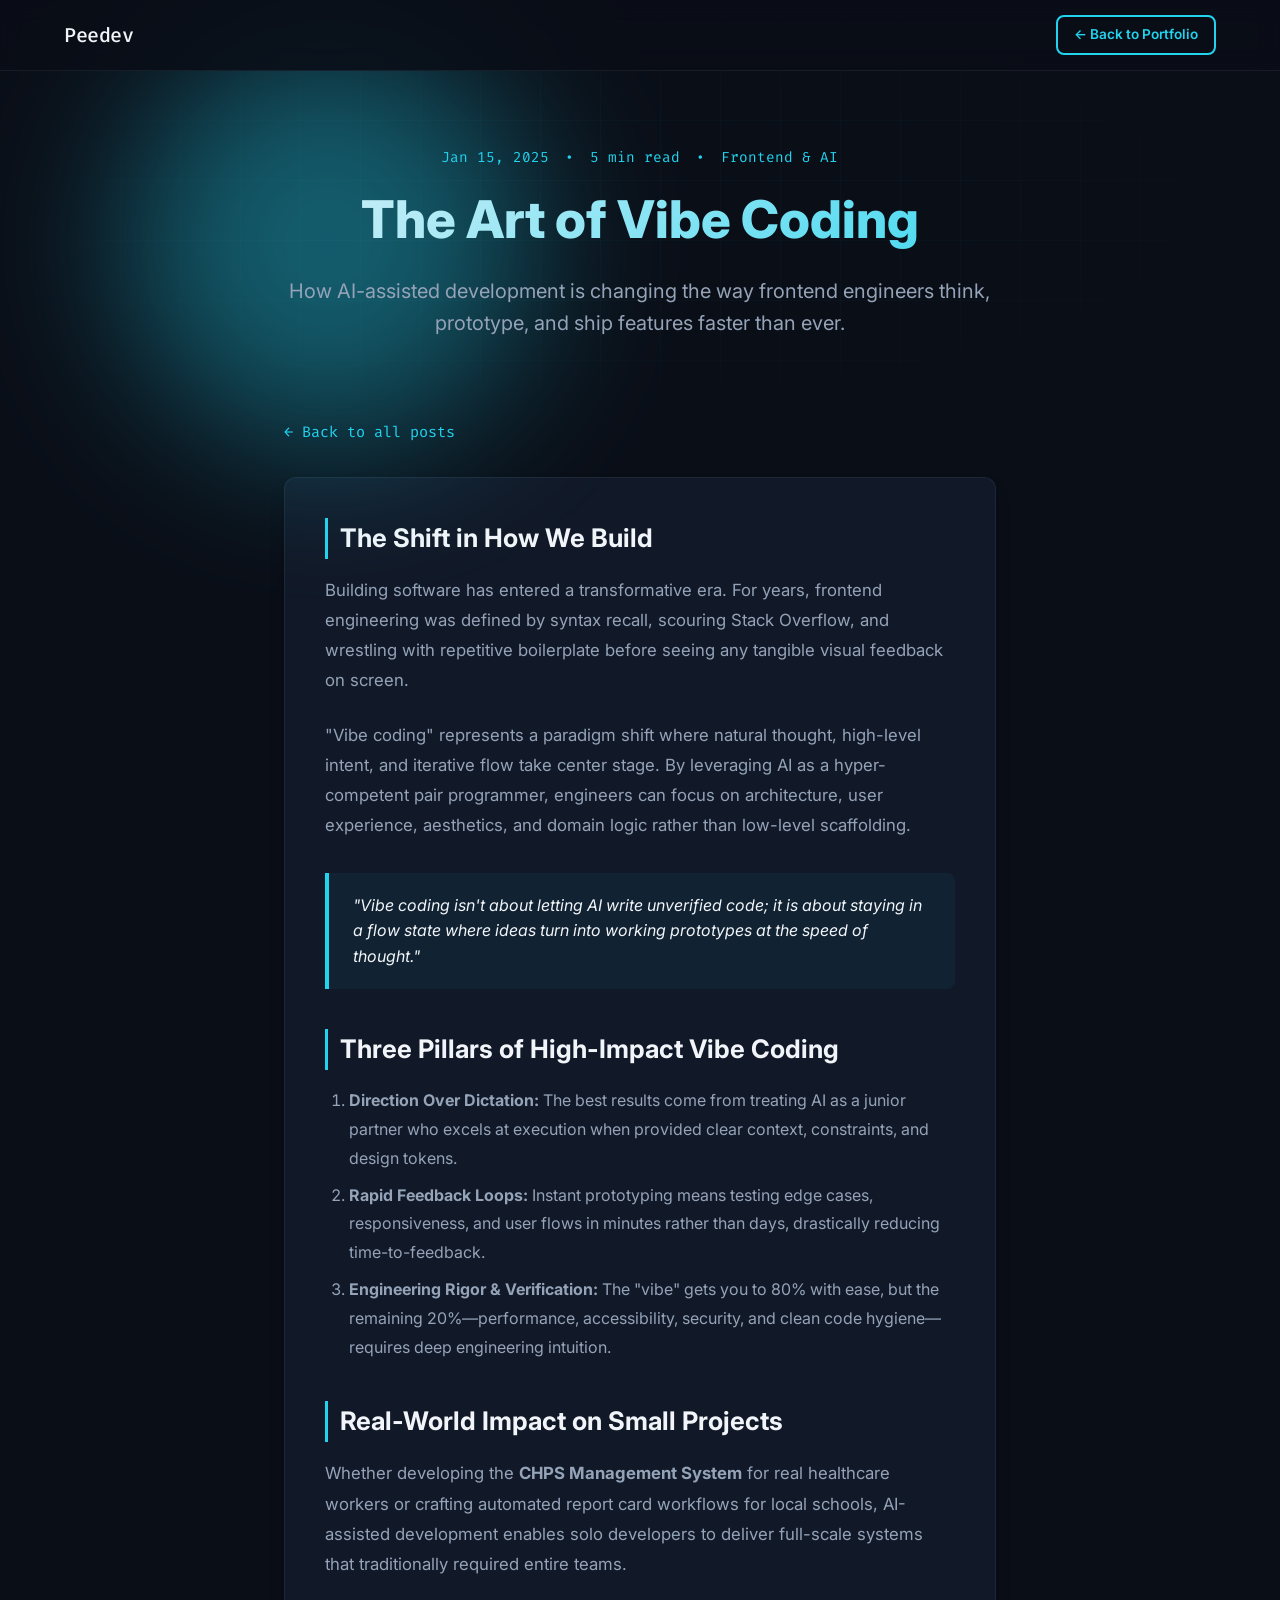
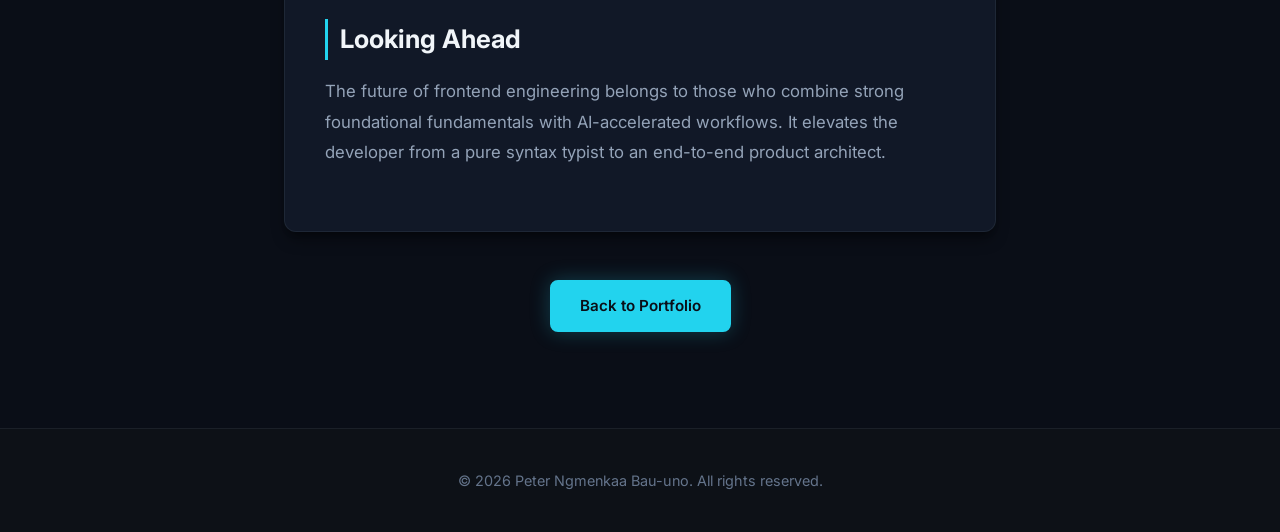
<file: art-of-vibe-coding.html>
<!DOCTYPE html>
<html lang="en">
<head>
  <meta charset="UTF-8" />
  <meta name="viewport" content="width=device-width, initial-scale=1.0" />
  <meta http-equiv="X-Content-Type-Options" content="nosniff" />
  <meta name="referrer" content="strict-origin-when-cross-origin" />
  <meta name="description" content="The Art of Vibe Coding — How AI-assisted development is changing the way frontend engineers think, prototype, and ship features faster than ever." />
  <meta name="author" content="Peter Ngmenkaa Bau-uno" />
  <meta name="theme-color" content="#0a0e17" />
  <title>The Art of Vibe Coding | Peter Ngmenkaa Bau-uno</title>

  <!-- Favicon -->
  <link rel="icon" href="favicon.ico" type="image/x-icon" />

  <!-- Fonts -->
  <link rel="preconnect" href="https://fonts.googleapis.com" />
  <link rel="preconnect" href="https://fonts.gstatic.com" crossorigin />
  <link href="https://fonts.googleapis.com/css2?family=Inter:wght@300;400;500;600;700&family=Fira+Code:wght@400;500&display=swap" rel="stylesheet" />

  <link rel="stylesheet" href="style.css" />
  <style>
    .article-header {
      padding: 9rem 1.5rem 3rem;
      text-align: center;
      position: relative;
    }
    .article-meta-info {
      display: inline-flex;
      align-items: center;
      gap: 1rem;
      color: var(--accent);
      font-family: var(--font-mono);
      font-size: 0.9rem;
      margin-bottom: 1.25rem;
    }
    .article-title {
      font-size: clamp(2rem, 5vw, 3.25rem);
      font-weight: 800;
      line-height: 1.2;
      margin-bottom: 1.5rem;
      background: linear-gradient(135deg, var(--text-primary) 0%, var(--accent) 100%);
      -webkit-background-clip: text;
      -webkit-text-fill-color: transparent;
      background-clip: text;
    }
    .article-subtitle {
      font-size: 1.25rem;
      color: var(--text-secondary);
      max-width: 720px;
      margin: 0 auto 2rem;
      line-height: 1.6;
    }
    .article-container {
      max-width: 760px;
      margin: 0 auto 6rem;
      padding: 0 1.5rem;
    }
    .article-content {
      background: var(--bg-card);
      border: 1px solid var(--border);
      border-radius: var(--radius);
      padding: 2.5rem;
      box-shadow: var(--shadow-lg);
    }
    .article-content h2 {
      font-size: 1.6rem;
      color: var(--text-primary);
      margin: 2.5rem 0 1rem;
      border-left: 3px solid var(--accent);
      padding-left: 0.75rem;
    }
    .article-content h2:first-child {
      margin-top: 0;
    }
    .article-content p {
      color: var(--text-secondary);
      font-size: 1.05rem;
      line-height: 1.8;
      margin-bottom: 1.5rem;
    }
    .article-content ul, .article-content ol {
      margin: 1rem 0 1.5rem 1.5rem;
      color: var(--text-secondary);
      line-height: 1.8;
    }
    .article-content li {
      margin-bottom: 0.5rem;
    }
    .article-callout {
      background: rgba(34, 211, 238, 0.05);
      border-left: 4px solid var(--accent);
      padding: 1.25rem 1.5rem;
      border-radius: 0 var(--radius-sm) var(--radius-sm) 0;
      margin: 2rem 0;
      font-style: italic;
      color: var(--text-primary);
    }
    .back-nav {
      display: inline-flex;
      align-items: center;
      gap: 0.5rem;
      color: var(--accent);
      font-family: var(--font-mono);
      font-size: 0.95rem;
      margin-bottom: 2rem;
      transition: transform var(--transition);
    }
    .back-nav:hover {
      transform: translateX(-4px);
    }
    @media (max-width: 640px) {
      .article-content {
        padding: 1.5rem;
      }
    }
  </style>
</head>
<body>

  <!-- Navigation -->
  <nav class="navbar" id="navbar" aria-label="Main navigation">
    <div class="nav-container">
      <a href="index.html#hero" class="nav-logo" aria-label="Home">
        Peedev
      </a>

      <a href="index.html#blog" class="btn btn-outline" style="padding: 0.45rem 1rem; font-size: 0.85rem;">
        ← Back to Portfolio
      </a>
    </div>
  </nav>

  <!-- Article Header -->
  <header class="article-header">
    <div class="hero-bg" aria-hidden="true">
      <div class="grid-overlay"></div>
      <div class="glow-orb orb-1"></div>
    </div>
    <div class="container" style="position: relative; z-index: 1;">
      <div class="article-meta-info">
        <span>Jan 15, 2025</span>
        <span>•</span>
        <span>5 min read</span>
        <span>•</span>
        <span>Frontend & AI</span>
      </div>
      <h1 class="article-title">The Art of Vibe Coding</h1>
      <p class="article-subtitle">
        How AI-assisted development is changing the way frontend engineers think, prototype, and ship features faster than ever.
      </p>
    </div>
  </header>

  <!-- Article Body -->
  <main class="article-container">
    <a href="index.html#blog" class="back-nav">← Back to all posts</a>

    <article class="article-content">
      <h2>The Shift in How We Build</h2>
      <p>
        Building software has entered a transformative era. For years, frontend engineering was defined by syntax recall, scouring Stack Overflow, and wrestling with repetitive boilerplate before seeing any tangible visual feedback on screen.
      </p>
      <p>
        "Vibe coding" represents a paradigm shift where natural thought, high-level intent, and iterative flow take center stage. By leveraging AI as a hyper-competent pair programmer, engineers can focus on architecture, user experience, aesthetics, and domain logic rather than low-level scaffolding.
      </p>

      <div class="article-callout">
        "Vibe coding isn't about letting AI write unverified code; it is about staying in a flow state where ideas turn into working prototypes at the speed of thought."
      </div>

      <h2>Three Pillars of High-Impact Vibe Coding</h2>
      
      <ol>
        <li>
          <strong>Direction Over Dictation:</strong> The best results come from treating AI as a junior partner who excels at execution when provided clear context, constraints, and design tokens.
        </li>
        <li>
          <strong>Rapid Feedback Loops:</strong> Instant prototyping means testing edge cases, responsiveness, and user flows in minutes rather than days, drastically reducing time-to-feedback.
        </li>
        <li>
          <strong>Engineering Rigor & Verification:</strong> The "vibe" gets you to 80% with ease, but the remaining 20%—performance, accessibility, security, and clean code hygiene—requires deep engineering intuition.
        </li>
      </ol>

      <h2>Real-World Impact on Small Projects</h2>
      <p>
        Whether developing the <strong>CHPS Management System</strong> for real healthcare workers or crafting automated report card workflows for local schools, AI-assisted development enables solo developers to deliver full-scale systems that traditionally required entire teams.
      </p>

      <h2>Looking Ahead</h2>
      <p>
        The future of frontend engineering belongs to those who combine strong foundational fundamentals with AI-accelerated workflows. It elevates the developer from a pure syntax typist to an end-to-end product architect.
      </p>
    </article>

    <div style="margin-top: 3rem; text-align: center;">
      <a href="index.html#blog" class="btn btn-primary">Back to Portfolio</a>
    </div>
  </main>

  <!-- Footer -->
  <footer class="footer" style="padding: 2.5rem 0; border-top: 1px solid var(--border); text-align: center;">
    <p style="color: var(--text-muted); font-size: 0.9rem;">
      &copy; <span id="currentYear"></span> Peter Ngmenkaa Bau-uno. All rights reserved.
    </p>
  </footer>

  <script>
    document.getElementById('currentYear').textContent = new Date().getFullYear();
  </script>
</body>
</html>
</file>
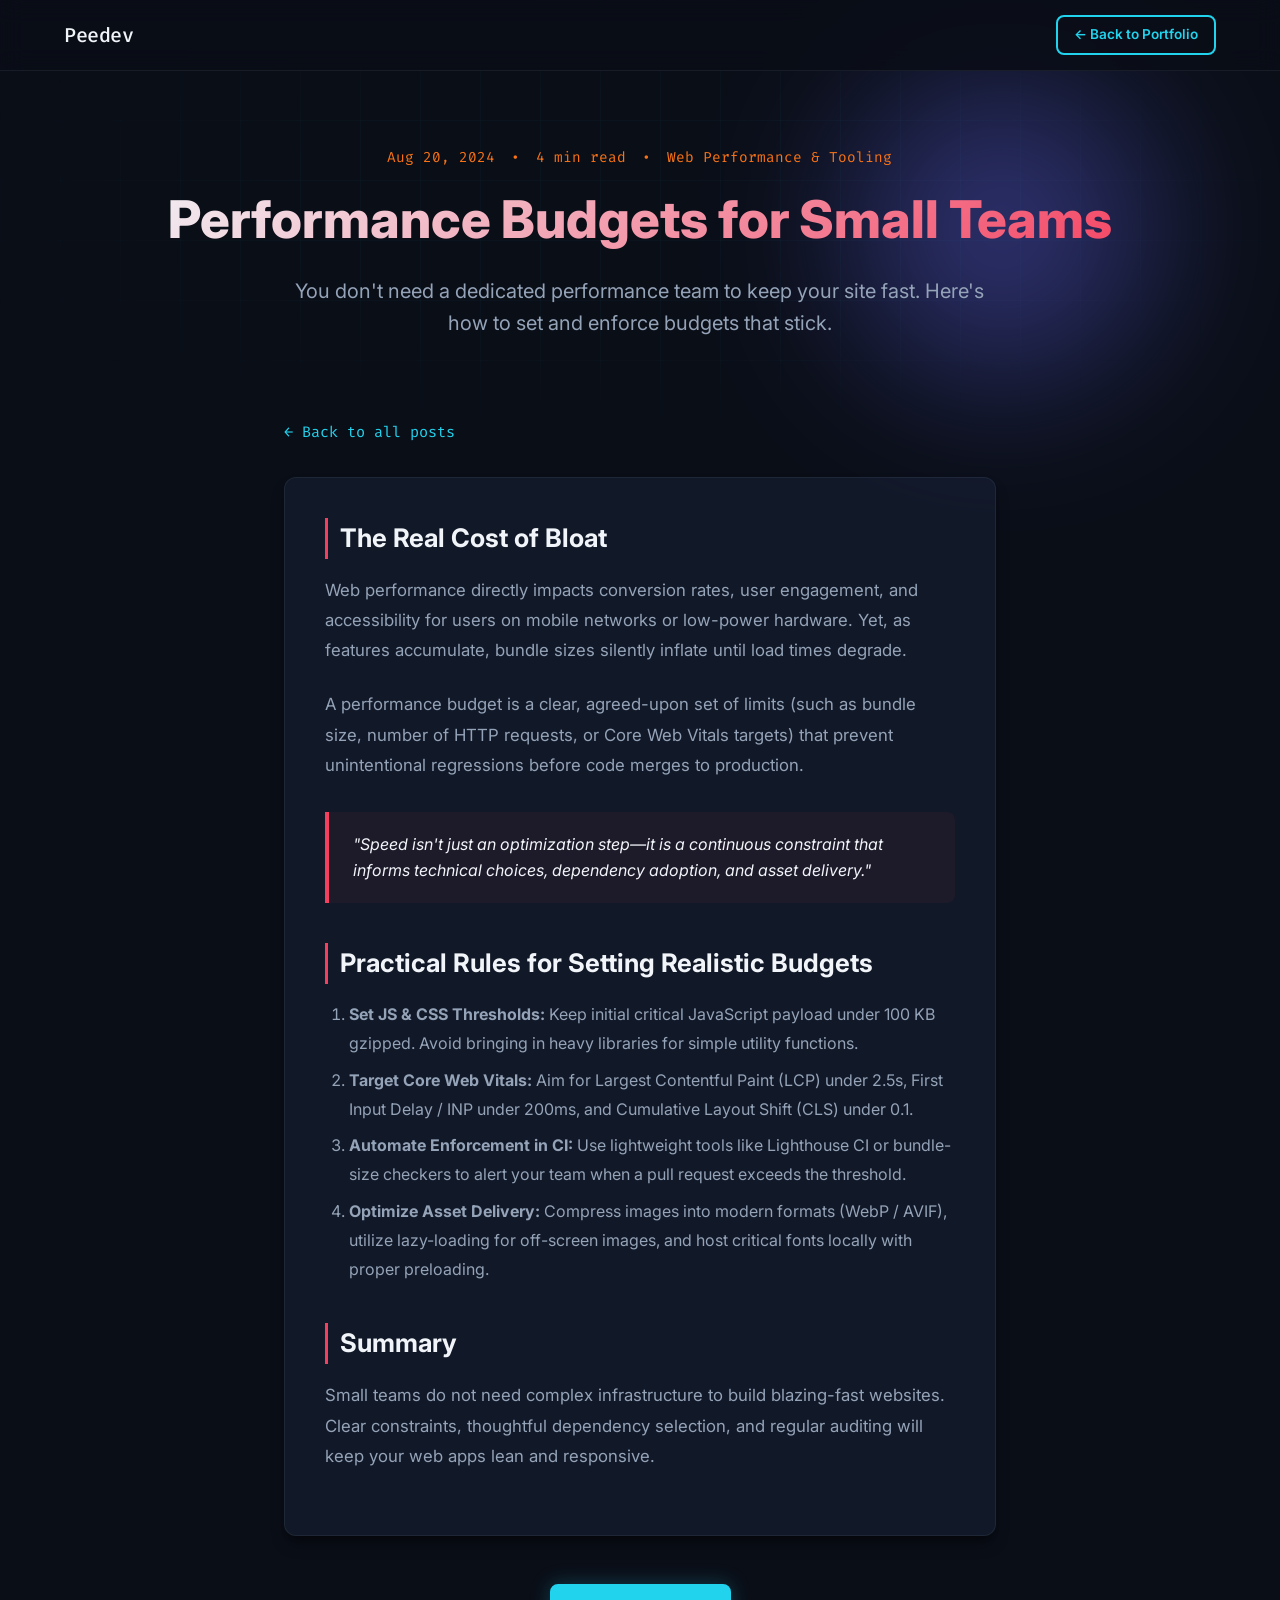
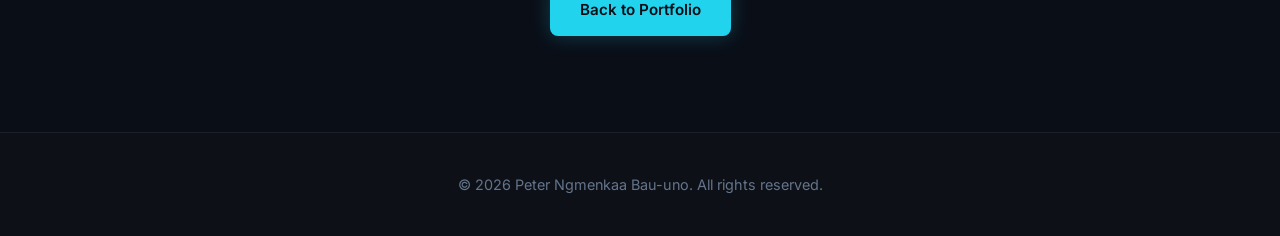
<file: performance-budgets.html>
<!DOCTYPE html>
<html lang="en">
<head>
  <meta charset="UTF-8" />
  <meta name="viewport" content="width=device-width, initial-scale=1.0" />
  <meta http-equiv="X-Content-Type-Options" content="nosniff" />
  <meta name="referrer" content="strict-origin-when-cross-origin" />
  <meta name="description" content="Performance Budgets for Small Teams — You don't need a dedicated performance team to keep your site fast. Here's how to set and enforce budgets that stick." />
  <meta name="author" content="Peter Ngmenkaa Bau-uno" />
  <meta name="theme-color" content="#0a0e17" />
  <title>Performance Budgets for Small Teams | Peter Ngmenkaa Bau-uno</title>

  <!-- Favicon -->
  <link rel="icon" href="favicon.ico" type="image/x-icon" />

  <!-- Fonts -->
  <link rel="preconnect" href="https://fonts.googleapis.com" />
  <link rel="preconnect" href="https://fonts.gstatic.com" crossorigin />
  <link href="https://fonts.googleapis.com/css2?family=Inter:wght@300;400;500;600;700&family=Fira+Code:wght@400;500&display=swap" rel="stylesheet" />

  <link rel="stylesheet" href="style.css" />
  <style>
    .article-header {
      padding: 9rem 1.5rem 3rem;
      text-align: center;
      position: relative;
    }
    .article-meta-info {
      display: inline-flex;
      align-items: center;
      gap: 1rem;
      color: #f97316;
      font-family: var(--font-mono);
      font-size: 0.9rem;
      margin-bottom: 1.25rem;
    }
    .article-title {
      font-size: clamp(2rem, 5vw, 3.25rem);
      font-weight: 800;
      line-height: 1.2;
      margin-bottom: 1.5rem;
      background: linear-gradient(135deg, var(--text-primary) 0%, #f43f5e 100%);
      -webkit-background-clip: text;
      -webkit-text-fill-color: transparent;
      background-clip: text;
    }
    .article-subtitle {
      font-size: 1.25rem;
      color: var(--text-secondary);
      max-width: 720px;
      margin: 0 auto 2rem;
      line-height: 1.6;
    }
    .article-container {
      max-width: 760px;
      margin: 0 auto 6rem;
      padding: 0 1.5rem;
    }
    .article-content {
      background: var(--bg-card);
      border: 1px solid var(--border);
      border-radius: var(--radius);
      padding: 2.5rem;
      box-shadow: var(--shadow-lg);
    }
    .article-content h2 {
      font-size: 1.6rem;
      color: var(--text-primary);
      margin: 2.5rem 0 1rem;
      border-left: 3px solid #f43f5e;
      padding-left: 0.75rem;
    }
    .article-content h2:first-child {
      margin-top: 0;
    }
    .article-content p {
      color: var(--text-secondary);
      font-size: 1.05rem;
      line-height: 1.8;
      margin-bottom: 1.5rem;
    }
    .article-content ul, .article-content ol {
      margin: 1rem 0 1.5rem 1.5rem;
      color: var(--text-secondary);
      line-height: 1.8;
    }
    .article-content li {
      margin-bottom: 0.5rem;
    }
    .article-callout {
      background: rgba(244, 63, 94, 0.05);
      border-left: 4px solid #f43f5e;
      padding: 1.25rem 1.5rem;
      border-radius: 0 var(--radius-sm) var(--radius-sm) 0;
      margin: 2rem 0;
      font-style: italic;
      color: var(--text-primary);
    }
    .back-nav {
      display: inline-flex;
      align-items: center;
      gap: 0.5rem;
      color: var(--accent);
      font-family: var(--font-mono);
      font-size: 0.95rem;
      margin-bottom: 2rem;
      transition: transform var(--transition);
    }
    .back-nav:hover {
      transform: translateX(-4px);
    }
    @media (max-width: 640px) {
      .article-content {
        padding: 1.5rem;
      }
    }
  </style>
</head>
<body>

  <!-- Navigation -->
  <nav class="navbar" id="navbar" aria-label="Main navigation">
    <div class="nav-container">
      <a href="index.html#hero" class="nav-logo" aria-label="Home">
        Peedev
      </a>

      <a href="index.html#blog" class="btn btn-outline" style="padding: 0.45rem 1rem; font-size: 0.85rem;">
        ← Back to Portfolio
      </a>
    </div>
  </nav>

  <!-- Article Header -->
  <header class="article-header">
    <div class="hero-bg" aria-hidden="true">
      <div class="grid-overlay"></div>
      <div class="glow-orb orb-2"></div>
    </div>
    <div class="container" style="position: relative; z-index: 1;">
      <div class="article-meta-info">
        <span>Aug 20, 2024</span>
        <span>•</span>
        <span>4 min read</span>
        <span>•</span>
        <span>Web Performance & Tooling</span>
      </div>
      <h1 class="article-title">Performance Budgets for Small Teams</h1>
      <p class="article-subtitle">
        You don't need a dedicated performance team to keep your site fast. Here's how to set and enforce budgets that stick.
      </p>
    </div>
  </header>

  <!-- Article Body -->
  <main class="article-container">
    <a href="index.html#blog" class="back-nav">← Back to all posts</a>

    <article class="article-content">
      <h2>The Real Cost of Bloat</h2>
      <p>
        Web performance directly impacts conversion rates, user engagement, and accessibility for users on mobile networks or low-power hardware. Yet, as features accumulate, bundle sizes silently inflate until load times degrade.
      </p>
      <p>
        A performance budget is a clear, agreed-upon set of limits (such as bundle size, number of HTTP requests, or Core Web Vitals targets) that prevent unintentional regressions before code merges to production.
      </p>

      <div class="article-callout">
        "Speed isn't just an optimization step—it is a continuous constraint that informs technical choices, dependency adoption, and asset delivery."
      </div>

      <h2>Practical Rules for Setting Realistic Budgets</h2>
      
      <ol>
        <li>
          <strong>Set JS & CSS Thresholds:</strong> Keep initial critical JavaScript payload under 100 KB gzipped. Avoid bringing in heavy libraries for simple utility functions.
        </li>
        <li>
          <strong>Target Core Web Vitals:</strong> Aim for Largest Contentful Paint (LCP) under 2.5s, First Input Delay / INP under 200ms, and Cumulative Layout Shift (CLS) under 0.1.
        </li>
        <li>
          <strong>Automate Enforcement in CI:</strong> Use lightweight tools like Lighthouse CI or bundle-size checkers to alert your team when a pull request exceeds the threshold.
        </li>
        <li>
          <strong>Optimize Asset Delivery:</strong> Compress images into modern formats (WebP / AVIF), utilize lazy-loading for off-screen images, and host critical fonts locally with proper preloading.
        </li>
      </ol>

      <h2>Summary</h2>
      <p>
        Small teams do not need complex infrastructure to build blazing-fast websites. Clear constraints, thoughtful dependency selection, and regular auditing will keep your web apps lean and responsive.
      </p>
    </article>

    <div style="margin-top: 3rem; text-align: center;">
      <a href="index.html#blog" class="btn btn-primary">Back to Portfolio</a>
    </div>
  </main>

  <!-- Footer -->
  <footer class="footer" style="padding: 2.5rem 0; border-top: 1px solid var(--border); text-align: center;">
    <p style="color: var(--text-muted); font-size: 0.9rem;">
      &copy; <span id="currentYear"></span> Peter Ngmenkaa Bau-uno. All rights reserved.
    </p>
  </footer>

  <script>
    document.getElementById('currentYear').textContent = new Date().getFullYear();
  </script>
</body>
</html>
</file>
<file: style.css>
/* ============================================
   CSS VARIABLES & RESET
   ============================================ */
:root {
  --bg-primary: #0a0e17;
  --bg-secondary: #0d1117;
  --bg-card: #111827;
  --bg-card-hover: #1f2937;
  --text-primary: #f1f5f9;
  --text-secondary: #94a3b8;
  --text-muted: #64748b;
  --accent: #22d3ee;
  --accent-glow: rgba(34, 211, 238, 0.25);
  --accent-dim: rgba(34, 211, 238, 0.1);
  --border: rgba(148, 163, 184, 0.1);
  --radius: 12px;
  --radius-sm: 8px;
  --shadow: 0 4px 6px -1px rgba(0, 0, 0, 0.3), 0 2px 4px -2px rgba(0, 0, 0, 0.3);
  --shadow-lg: 0 10px 15px -3px rgba(0, 0, 0, 0.4), 0 4px 6px -4px rgba(0, 0, 0, 0.4);
  --transition: 0.3s cubic-bezier(0.4, 0, 0.2, 1);
  --font-body: 'Inter', system-ui, -apple-system, sans-serif;
  --font-mono: 'Fira Code', 'JetBrains Mono', monospace;
  --container: 1200px;
}

*,
*::before,
*::after {
  margin: 0;
  padding: 0;
  box-sizing: border-box;
}

html {
  scroll-behavior: smooth;
  scroll-padding-top: 80px;
}

body {
  font-family: var(--font-body);
  background-color: var(--bg-primary);
  color: var(--text-primary);
  line-height: 1.6;
  -webkit-font-smoothing: antialiased;
  overflow-x: hidden;
}

a {
  color: var(--accent);
  text-decoration: none;
  transition: color var(--transition);
}

a:hover {
  color: #67e8f9;
}

img {
  max-width: 100%;
  display: block;
}

/* ============================================
   UTILITIES
   ============================================ */
.container {
  width: 90%;
  max-width: var(--container);
  margin: 0 auto;
  padding: 0 1rem;
}

.section {
  padding: 6rem 0;
  position: relative;
}

.section-alt {
  background-color: var(--bg-secondary);
}

.section-title {
  font-size: clamp(1.75rem, 4vw, 2.5rem);
  font-weight: 700;
  text-align: center;
  margin-bottom: 0.5rem;
  background: linear-gradient(135deg, var(--text-primary) 0%, var(--accent) 100%);
  -webkit-background-clip: text;
  -webkit-text-fill-color: transparent;
  background-clip: text;
}

.section-subtitle {
  text-align: center;
  color: var(--text-secondary);
  margin-bottom: 3rem;
  font-size: 1.1rem;
}

.section-cta {
  text-align: center;
  margin-top: 3rem;
}

/* Reveal animation base */
.reveal-on-scroll {
  opacity: 0;
  transform: translateY(30px);
  transition: opacity 0.7s cubic-bezier(0.4, 0, 0.2, 1),
              transform 0.7s cubic-bezier(0.4, 0, 0.2, 1);
}

.reveal-on-scroll.is-visible {
  opacity: 1;
  transform: translateY(0);
}

/* Stagger children */
.reveal-on-scroll:nth-child(1) { transition-delay: 0s; }
.reveal-on-scroll:nth-child(2) { transition-delay: 0.1s; }
.reveal-on-scroll:nth-child(3) { transition-delay: 0.2s; }
.reveal-on-scroll:nth-child(4) { transition-delay: 0.3s; }
.reveal-on-scroll:nth-child(5) { transition-delay: 0.4s; }
.reveal-on-scroll:nth-child(6) { transition-delay: 0.5s; }

/* ============================================
   BUTTONS
   ============================================ */
.btn {
  display: inline-flex;
  align-items: center;
  justify-content: center;
  gap: 0.5rem;
  padding: 0.75rem 1.75rem;
  font-size: 0.95rem;
  font-weight: 600;
  border-radius: var(--radius-sm);
  border: 2px solid transparent;
  cursor: pointer;
  transition: all var(--transition);
  font-family: var(--font-body);
}

.btn-primary {
  background: var(--accent);
  color: var(--bg-primary);
  border-color: var(--accent);
  box-shadow: 0 0 20px var(--accent-glow);
}

.btn-primary:hover {
  background: #67e8f9;
  border-color: #67e8f9;
  box-shadow: 0 0 30px rgba(34, 211, 238, 0.4);
  transform: translateY(-2px);
  color: var(--bg-primary);
}

.btn-outline {
  background: transparent;
  color: var(--accent);
  border-color: var(--accent);
}

.btn-outline:hover {
  background: var(--accent-dim);
  box-shadow: 0 0 20px var(--accent-glow);
  transform: translateY(-2px);
}

.btn-full {
  width: 100%;
}

/* ============================================
   NAVIGATION
   ============================================ */
.navbar {
  position: fixed;
  top: 0;
  left: 0;
  width: 100%;
  z-index: 1000;
  background: rgba(10, 14, 23, 0.85);
  backdrop-filter: blur(12px);
  -webkit-backdrop-filter: blur(12px);
  border-bottom: 1px solid var(--border);
  transition: background var(--transition), box-shadow var(--transition);
}

.navbar.scrolled {
  background: rgba(10, 14, 23, 0.95);
  box-shadow: var(--shadow);
}

.nav-container {
  display: flex;
  align-items: center;
  justify-content: space-between;
  height: 70px;
  max-width: var(--container);
  margin: 0 auto;
  padding: 0 1.5rem;
}

.nav-logo {
  font-family: var(--font-mono);
  font-size: 1.25rem;
  font-weight: 500;
  color: var(--text-primary);
  letter-spacing: -0.5px;
}

.logo-bracket {
  color: var(--accent);
}

.nav-menu {
  display: flex;
  list-style: none;
  gap: 2rem;
}

.nav-link {
  color: var(--text-secondary);
  font-size: 0.9rem;
  font-weight: 500;
  position: relative;
  padding: 0.25rem 0;
}

.nav-link::after {
  content: '';
  position: absolute;
  bottom: -2px;
  left: 0;
  width: 0;
  height: 2px;
  background: var(--accent);
  transition: width var(--transition);
  box-shadow: 0 0 8px var(--accent-glow);
}

.nav-link:hover,
.nav-link.active {
  color: var(--text-primary);
}

.nav-link:hover::after,
.nav-link.active::after {
  width: 100%;
}

/* Mobile toggle */
.nav-toggle {
  display: none;
  background: none;
  border: none;
  cursor: pointer;
  padding: 0.5rem;
  z-index: 1001;
}

.hamburger {
  display: block;
  width: 24px;
  height: 2px;
  background: var(--text-primary);
  position: relative;
  transition: background var(--transition);
}

.hamburger::before,
.hamburger::after {
  content: '';
  position: absolute;
  width: 24px;
  height: 2px;
  background: var(--text-primary);
  transition: transform var(--transition), top var(--transition);
}

.hamburger::before {
  top: -7px;
}

.hamburger::after {
  top: 7px;
}

.nav-toggle[aria-expanded="true"] .hamburger {
  background: transparent;
}

.nav-toggle[aria-expanded="true"] .hamburger::before {
  top: 0;
  transform: rotate(45deg);
}

.nav-toggle[aria-expanded="true"] .hamburger::after {
  top: 0;
  transform: rotate(-45deg);
}

/* ============================================
   HERO
   ============================================ */
.hero {
  position: relative;
  min-height: 100vh;
  display: flex;
  flex-direction: column;
  align-items: center;
  justify-content: center;
  text-align: center;
  padding: 8rem 1.5rem 4rem;
  overflow: hidden;
}

.hero-bg {
  position: absolute;
  inset: 0;
  z-index: 0;
  pointer-events: none;
}

.grid-overlay {
  position: absolute;
  inset: 0;
  background-image:
    linear-gradient(rgba(34, 211, 238, 0.03) 1px, transparent 1px),
    linear-gradient(90deg, rgba(34, 211, 238, 0.03) 1px, transparent 1px);
  background-size: 60px 60px;
  mask-image: radial-gradient(ellipse at center, black 40%, transparent 80%);
  -webkit-mask-image: radial-gradient(ellipse at center, black 40%, transparent 80%);
}

.glow-orb {
  position: absolute;
  border-radius: 50%;
  filter: blur(80px);
  opacity: 0.4;
}

.orb-1 {
  width: 400px;
  height: 400px;
  background: var(--accent);
  top: 10%;
  left: 10%;
  animation: float 8s ease-in-out infinite;
}

.orb-2 {
  width: 300px;
  height: 300px;
  background: #6366f1;
  bottom: 10%;
  right: 10%;
  animation: float 10s ease-in-out infinite reverse;
}

@keyframes float {
  0%, 100% { transform: translate(0, 0); }
  50% { transform: translate(30px, -30px); }
}

.hero-content {
  position: relative;
  z-index: 1;
  max-width: 1100px;
  width: 100%;
  display: flex;
  align-items: center;
  justify-content: space-between;
  gap: 3rem;
  text-align: left;
}

.hero-text {
  flex: 1;
}

.hero-profile-wrapper {
  display: flex;
  justify-content: center;
  margin-bottom: 0;
  position: relative;
  border-radius: 12px;
  flex-shrink: 0;
}

.hero-profile-img {
  width: 320px;
  aspect-ratio: 3 / 4;
  border-radius: 12px;
  object-fit: cover;
  border: 3px solid transparent;
  background-image: linear-gradient(var(--bg-primary), var(--bg-primary)), linear-gradient(135deg, var(--accent) 0%, #6366f1 100%);
  background-origin: border-box;
  background-clip: padding-box, border-box;
  box-shadow: 0 0 30px var(--accent-glow);
  transition: transform var(--transition), box-shadow var(--transition);
}

.hero-profile-img:hover {
  transform: scale(1.02);
  box-shadow: 0 0 50px rgba(34, 211, 238, 0.4);
}

.hero-eyebrow {
  font-family: var(--font-mono);
  color: var(--accent);
  font-size: 0.9rem;
  margin-bottom: 0.5rem;
  letter-spacing: 0.05em;
}

.hero-name {
  font-size: clamp(1.6rem, 3.2vw, 2.75rem);
  font-weight: 800;
  line-height: 1.15;
  margin-bottom: 0.75rem;
  letter-spacing: -0.02em;
  text-transform: uppercase;
}

.hero-title {
  font-size: clamp(1.1rem, 3vw, 1.5rem);
  color: var(--text-secondary);
  margin-bottom: 1.5rem;
  font-weight: 500;
}

.title-prefix {
  color: var(--text-primary);
}

.title-separator {
  margin: 0 0.5rem;
  color: var(--text-muted);
}

.title-accent {
  color: var(--accent);
  font-family: var(--font-mono);
  font-weight: 500;
}

.hero-tagline {
  font-family: var(--font-mono);
  font-size: 1rem;
  color: var(--text-muted);
  min-height: 1.6em;
  margin-bottom: 1.5rem;
}

.hero-bio {
  color: var(--text-secondary);
  font-size: 1.05rem;
  max-width: 600px;
  margin: 0 0 2rem 0;
  line-height: 1.7;
}

.hero-actions {
  display: flex;
  gap: 1rem;
  justify-content: flex-start;
  flex-wrap: wrap;
}

.scroll-indicator {
  position: absolute;
  bottom: 2rem;
  left: 50%;
  transform: translateX(-50%);
  z-index: 1;
}

.mouse {
  width: 60px;
  height: 24px;
  border: 2px solid var(--text-muted);
  border-radius: 12px;
  position: relative;
}

.wheel {
  width: 6px;
  height: 4px;
  background: var(--accent);
  border-radius: 2px;
  position: absolute;
  top: 50%;
  left: 6px;
  transform: translateY(-50%);
  animation: scrollWheel 2s linear infinite;
}

.wheel::before,
.wheel::after {
  content: '';
  width: 6px;
  height: 4px;
  background: var(--accent);
  border-radius: 2px;
  position: absolute;
  top: 50%;
  transform: translateY(-50%);
  animation: scrollWheel 2s linear infinite;
}

.wheel::before {
  left: 12px;
  animation-delay: 0.5s;
}

.wheel::after {
  left: 18px;
  animation-delay: 1s;
}

@keyframes scrollWheel {
  0% { opacity: 1; left: 6px; }
  100% { opacity: 0; left: 24px; }
}

/* ============================================
   SKILLS
   ============================================ */
.skills-grid {
  display: flex;
  flex-wrap: wrap;
  gap: 0.75rem;
  justify-content: center;
  max-width: 800px;
  margin: 0 auto;
}

.skill-badge {
  display: inline-flex;
  align-items: center;
  gap: 0.5rem;
  padding: 0.6rem 1.1rem;
  background: var(--bg-card);
  border: 1px solid var(--border);
  border-radius: 999px;
  font-size: 0.9rem;
  font-weight: 500;
  color: var(--text-secondary);
  transition: all var(--transition);
  cursor: default;
}

.skill-badge:hover {
  border-color: var(--accent);
  box-shadow: 0 0 15px var(--accent-glow);
  color: var(--text-primary);
  transform: translateY(-2px);
}

.skill-icon {
  font-family: var(--font-mono);
  color: var(--accent);
  font-size: 0.85rem;
}

/* ============================================
   PROJECTS
   ============================================ */
.projects-grid {
  display: grid;
  grid-template-columns: repeat(auto-fit, minmax(300px, 1fr));
  gap: 2rem;
}

.project-card {
  background: var(--bg-card);
  border: 1px solid var(--border);
  border-radius: var(--radius);
  overflow: hidden;
  transition: all var(--transition);
}

.project-card:hover {
  transform: translateY(-6px);
  border-color: var(--accent);
  box-shadow: 0 0 30px var(--accent-glow), var(--shadow-lg);
}

.project-thumb {
  height: 180px;
  background: var(--thumb-gradient);
  display: flex;
  align-items: center;
  justify-content: center;
  position: relative;
  overflow: hidden;
}

.project-thumb::before {
  content: '';
  position: absolute;
  inset: 0;
  background: linear-gradient(180deg, transparent 0%, rgba(10, 14, 23, 0.6) 100%);
}

.project-initial {
  position: relative;
  z-index: 1;
  display: flex;
  align-items: center;
  justify-content: center;
  transition: transform var(--transition);
}

.project-card:hover .project-initial {
  transform: scale(1.1);
}

.project-body {
  padding: 1.5rem;
}

.project-title {
  font-size: 1.25rem;
  font-weight: 600;
  margin-bottom: 0.5rem;
  color: var(--text-primary);
}

.project-desc {
  color: var(--text-secondary);
  font-size: 0.95rem;
  margin-bottom: 1rem;
  line-height: 1.6;
}

.project-tags {
  display: flex;
  flex-wrap: wrap;
  gap: 0.5rem;
  margin-bottom: 1.25rem;
}

.tag {
  font-size: 0.75rem;
  font-weight: 600;
  padding: 0.25rem 0.6rem;
  background: var(--accent-dim);
  color: var(--accent);
  border-radius: 999px;
  font-family: var(--font-mono);
}

.project-links {
  display: flex;
  gap: 1rem;
}

.link-live,
.link-repo {
  font-size: 0.9rem;
  font-weight: 600;
  display: inline-flex;
  align-items: center;
  gap: 0.35rem;
}

.link-live::before {
  content: '↗';
  font-size: 0.8rem;
}

.link-repo::before {
  content: '◈';
  font-size: 0.8rem;
}

/* ============================================
   EXPERIENCE TIMELINE
   ============================================ */
.experience-grid {
  display: grid;
  grid-template-columns: repeat(auto-fit, minmax(300px, 1fr));
  gap: 2rem;
}

.experience-card {
  background: var(--bg-card);
  border: 1px solid var(--border);
  border-radius: var(--radius);
  padding: 2rem;
  transition: all var(--transition);
  display: flex;
  flex-direction: column;
}

.experience-card:hover {
  border-color: var(--accent);
  box-shadow: 0 0 25px var(--accent-glow);
  transform: translateY(-4px);
}

.experience-header {
  display: flex;
  align-items: center;
  gap: 1rem;
  margin-bottom: 1.25rem;
}

.experience-avatar {
  width: 48px;
  height: 48px;
  border-radius: 50%;
  background: var(--avatar-bg, var(--accent));
  display: flex;
  align-items: center;
  justify-content: center;
  font-size: 1.4rem;
  flex-shrink: 0;
}

.experience-meta {
  display: flex;
  flex-direction: column;
}

.experience-role {
  font-size: 1.1rem;
  font-weight: 600;
  color: var(--text-primary);
  line-height: 1.3;
}

.experience-company {
  color: var(--text-secondary);
  font-size: 0.9rem;
  margin-top: 0.15rem;
}

.experience-date {
  font-family: var(--font-mono);
  font-size: 0.78rem;
  color: var(--accent);
  margin-top: 0.25rem;
}

.experience-desc {
  color: var(--text-muted);
  font-size: 0.95rem;
  line-height: 1.65;
}

/* ============================================
   TESTIMONIALS
   ============================================ */
.testimonials-grid {
  display: grid;
  grid-template-columns: repeat(auto-fit, minmax(300px, 1fr));
  gap: 2rem;
}

.testimonial-card {
  background: var(--bg-card);
  border: 1px solid var(--border);
  border-radius: var(--radius);
  padding: 2rem;
  transition: all var(--transition);
  position: relative;
}

.testimonial-card:hover {
  border-color: var(--accent);
  box-shadow: 0 0 25px var(--accent-glow);
  transform: translateY(-4px);
}

.testimonial-card::before {
  content: '"';
  position: absolute;
  top: 1rem;
  right: 1.5rem;
  font-size: 4rem;
  color: var(--accent);
  opacity: 0.15;
  font-family: Georgia, serif;
  line-height: 1;
}

.testimonial-quote {
  font-size: 1rem;
  color: var(--text-secondary);
  line-height: 1.7;
  margin-bottom: 1.5rem;
  font-style: italic;
}

.testimonial-footer {
  display: flex;
  align-items: center;
  gap: 1rem;
}

.testimonial-avatar {
  width: 48px;
  height: 48px;
  border-radius: 50%;
  background: var(--avatar-bg);
  display: flex;
  align-items: center;
  justify-content: center;
  font-weight: 700;
  color: white;
  font-size: 1.1rem;
  flex-shrink: 0;
}

.testimonial-name {
  font-weight: 600;
  color: var(--text-primary);
  font-style: normal;
  display: block;
}

.testimonial-role {
  font-size: 0.85rem;
  color: var(--text-muted);
}

/* ============================================
   BLOG
   ============================================ */
.blog-grid {
  display: grid;
  grid-template-columns: repeat(auto-fit, minmax(300px, 1fr));
  gap: 2rem;
}

.blog-card {
  background: var(--bg-card);
  border: 1px solid var(--border);
  border-radius: var(--radius);
  overflow: hidden;
  transition: all var(--transition);
}

.blog-card:hover {
  transform: translateY(-4px);
  border-color: var(--accent);
  box-shadow: 0 0 25px var(--accent-glow);
}

.blog-thumb {
  height: 160px;
  background: var(--thumb-gradient);
  display: flex;
  align-items: center;
  justify-content: center;
}

.blog-initial {
  position: relative;
  z-index: 1;
  display: flex;
  align-items: center;
  justify-content: center;
  transition: transform var(--transition);
}

.blog-card:hover .blog-initial {
  transform: scale(1.1);
}

.blog-body {
  padding: 1.5rem;
}

.blog-date {
  font-family: var(--font-mono);
  font-size: 0.75rem;
  color: var(--accent);
  display: block;
  margin-bottom: 0.5rem;
}

.blog-title {
  font-size: 1.15rem;
  font-weight: 600;
  margin-bottom: 0.5rem;
  color: var(--text-primary);
}

.blog-excerpt {
  color: var(--text-secondary);
  font-size: 0.9rem;
  line-height: 1.6;
  margin-bottom: 1rem;
}

.blog-readmore {
  font-weight: 600;
  font-size: 0.9rem;
}

.blog-readmore:hover {
  text-decoration: underline;
}

/* ============================================
   CONTACT
   ============================================ */
.contact-wrapper {
  display: grid;
  grid-template-columns: 1fr 1fr;
  gap: 3rem;
  max-width: 1000px;
  margin: 0 auto;
  align-items: start;
}

.contact-form {
  background: var(--bg-card);
  border: 1px solid var(--border);
  border-radius: var(--radius);
  padding: 2rem;
}

.form-group {
  margin-bottom: 1.25rem;
}

.form-group label {
  display: block;
  font-size: 0.85rem;
  font-weight: 600;
  margin-bottom: 0.4rem;
  color: var(--text-primary);
}

.form-group input,
.form-group textarea {
  width: 100%;
  padding: 0.75rem 1rem;
  background: var(--bg-primary);
  border: 1px solid var(--border);
  border-radius: var(--radius-sm);
  color: var(--text-primary);
  font-family: var(--font-body);
  font-size: 0.95rem;
  transition: all var(--transition);
  resize: vertical;
}

.form-group input:focus,
.form-group textarea:focus {
  outline: none;
  border-color: var(--accent);
  box-shadow: 0 0 10px var(--accent-glow);
}

.form-group input::placeholder,
.form-group textarea::placeholder {
  color: var(--text-muted);
}

.error-msg {
  display: none;
  color: #f87171;
  font-size: 0.8rem;
  margin-top: 0.3rem;
}

.form-group.error input,
.form-group.error textarea {
  border-color: #f87171;
}

.form-group.error .error-msg {
  display: block;
}

.form-success {
  display: none;
  color: #34d399;
  font-size: 0.95rem;
  margin-top: 1rem;
  text-align: center;
  font-weight: 500;
}

.form-success.is-visible {
  display: block;
}

.form-note {
  font-size: 0.8rem;
  color: var(--text-muted);
  margin-top: 1rem;
  text-align: center;
  font-style: italic;
}

.contact-info h3 {
  font-size: 1.5rem;
  margin-bottom: 1rem;
  color: var(--text-primary);
}

.contact-info p {
  color: var(--text-secondary);
  margin-bottom: 1.5rem;
  line-height: 1.7;
}

.contact-details {
  list-style: none;
}

.contact-details li {
  display: flex;
  align-items: center;
  gap: 0.75rem;
  margin-bottom: 0.75rem;
  color: var(--text-secondary);
}

.contact-icon {
  color: var(--accent);
  font-size: 1.1rem;
}

/* ============================================
   FOOTER
   ============================================ */
.footer {
  background: var(--bg-secondary);
  border-top: 1px solid var(--border);
  padding: 3rem 0 2rem;
}

.footer-grid {
  display: flex;
  flex-direction: column;
  align-items: center;
  gap: 1.5rem;
  text-align: center;
}

.footer-logo {
  font-family: var(--font-mono);
  font-size: 1.5rem;
  font-weight: 600;
  color: var(--text-primary);
}

.footer-tagline {
  color: var(--text-muted);
  font-size: 0.9rem;
  margin-top: 0.25rem;
}

.footer-social {
  display: flex;
  gap: 1.25rem;
}

.social-link {
  display: flex;
  align-items: center;
  justify-content: center;
  width: 44px;
  height: 44px;
  border-radius: 50%;
  background: var(--bg-card);
  border: 1px solid var(--border);
  color: var(--text-secondary);
  transition: all var(--transition);
}

.social-link:hover {
  color: var(--accent);
  border-color: var(--accent);
  box-shadow: 0 0 15px var(--accent-glow);
  transform: translateY(-3px);
}

.footer-copy {
  color: var(--text-muted);
  font-size: 0.85rem;
}

/* ============================================
   RESPONSIVE
   ============================================ */
@media (max-width: 768px) {
  .nav-toggle {
    display: block;
  }

  .nav-menu {
    position: fixed;
    top: 70px;
    right: -100%;
    width: 70%;
    max-width: 300px;
    height: calc(100vh - 70px);
    background: rgba(10, 14, 23, 0.98);
    backdrop-filter: blur(16px);
    flex-direction: column;
    padding: 2rem;
    gap: 1.5rem;
    transition: right var(--transition);
    border-left: 1px solid var(--border);
  }

  .nav-menu.is-open {
    right: 0;
  }

  .hero-content {
    flex-direction: column-reverse;
    text-align: center;
    gap: 2rem;
  }

  .hero-bio {
    text-align: center;
    margin: 0 auto 2rem;
  }

  .hero-actions {
    flex-direction: column;
    align-items: center;
  }

  .btn {
    width: 100%;
    max-width: 280px;
  }

  .contact-wrapper {
    grid-template-columns: 1fr;
  }

  .section {
    padding: 4rem 0;
  }
}

@media (max-width: 480px) {
  .hero {
    padding-top: 6rem;
  }

  .experience-grid,
  .projects-grid,
  .testimonials-grid,
  .blog-grid {
    grid-template-columns: 1fr;
  }

  .skills-grid {
    gap: 0.5rem;
  }

  .skill-badge {
    padding: 0.5rem 0.9rem;
    font-size: 0.85rem;
  }
}

/* Reduced motion */
@media (prefers-reduced-motion: reduce) {
  *,
  *::before,
  *::after {
    animation-duration: 0.01ms !important;
    animation-iteration-count: 1 !important;
    transition-duration: 0.01ms !important;
  }

  html {
    scroll-behavior: auto;
  }

  .reveal-on-scroll {
    opacity: 1;
    transform: none;
  }
}
</file>
